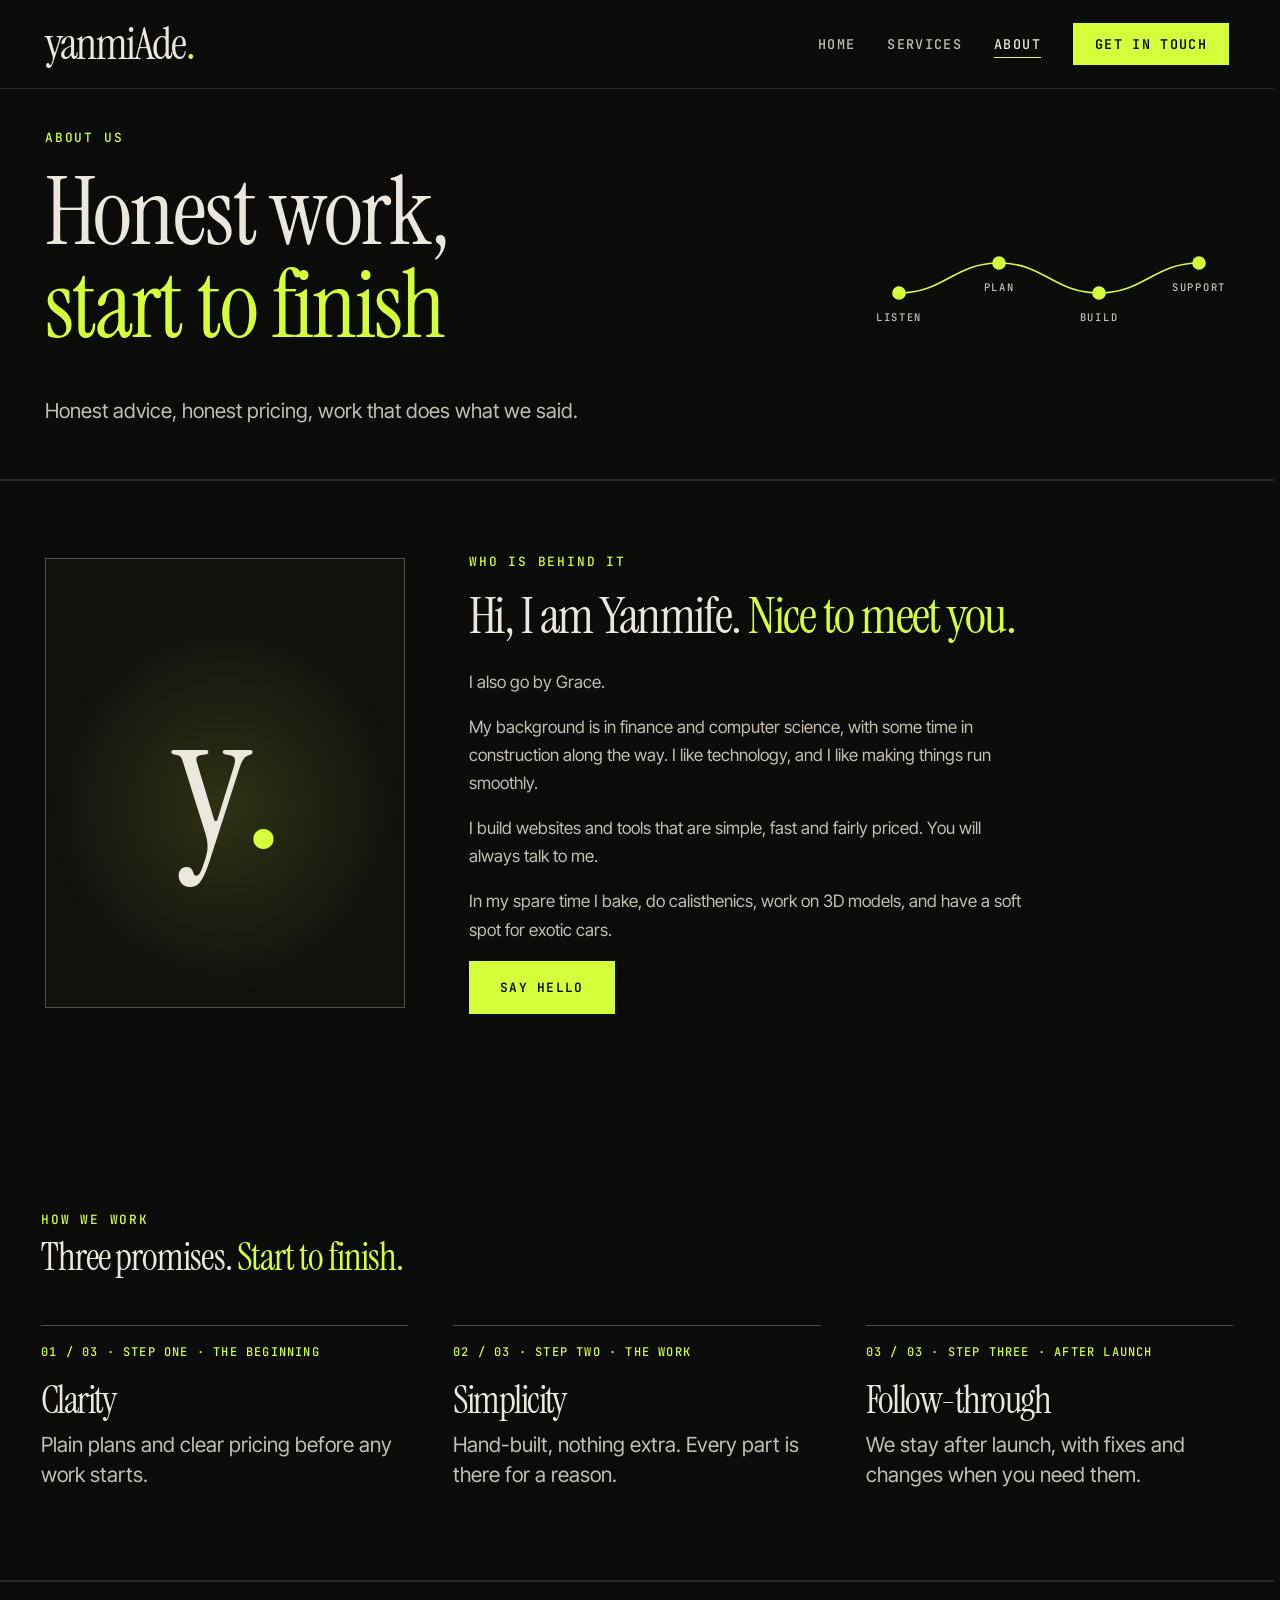
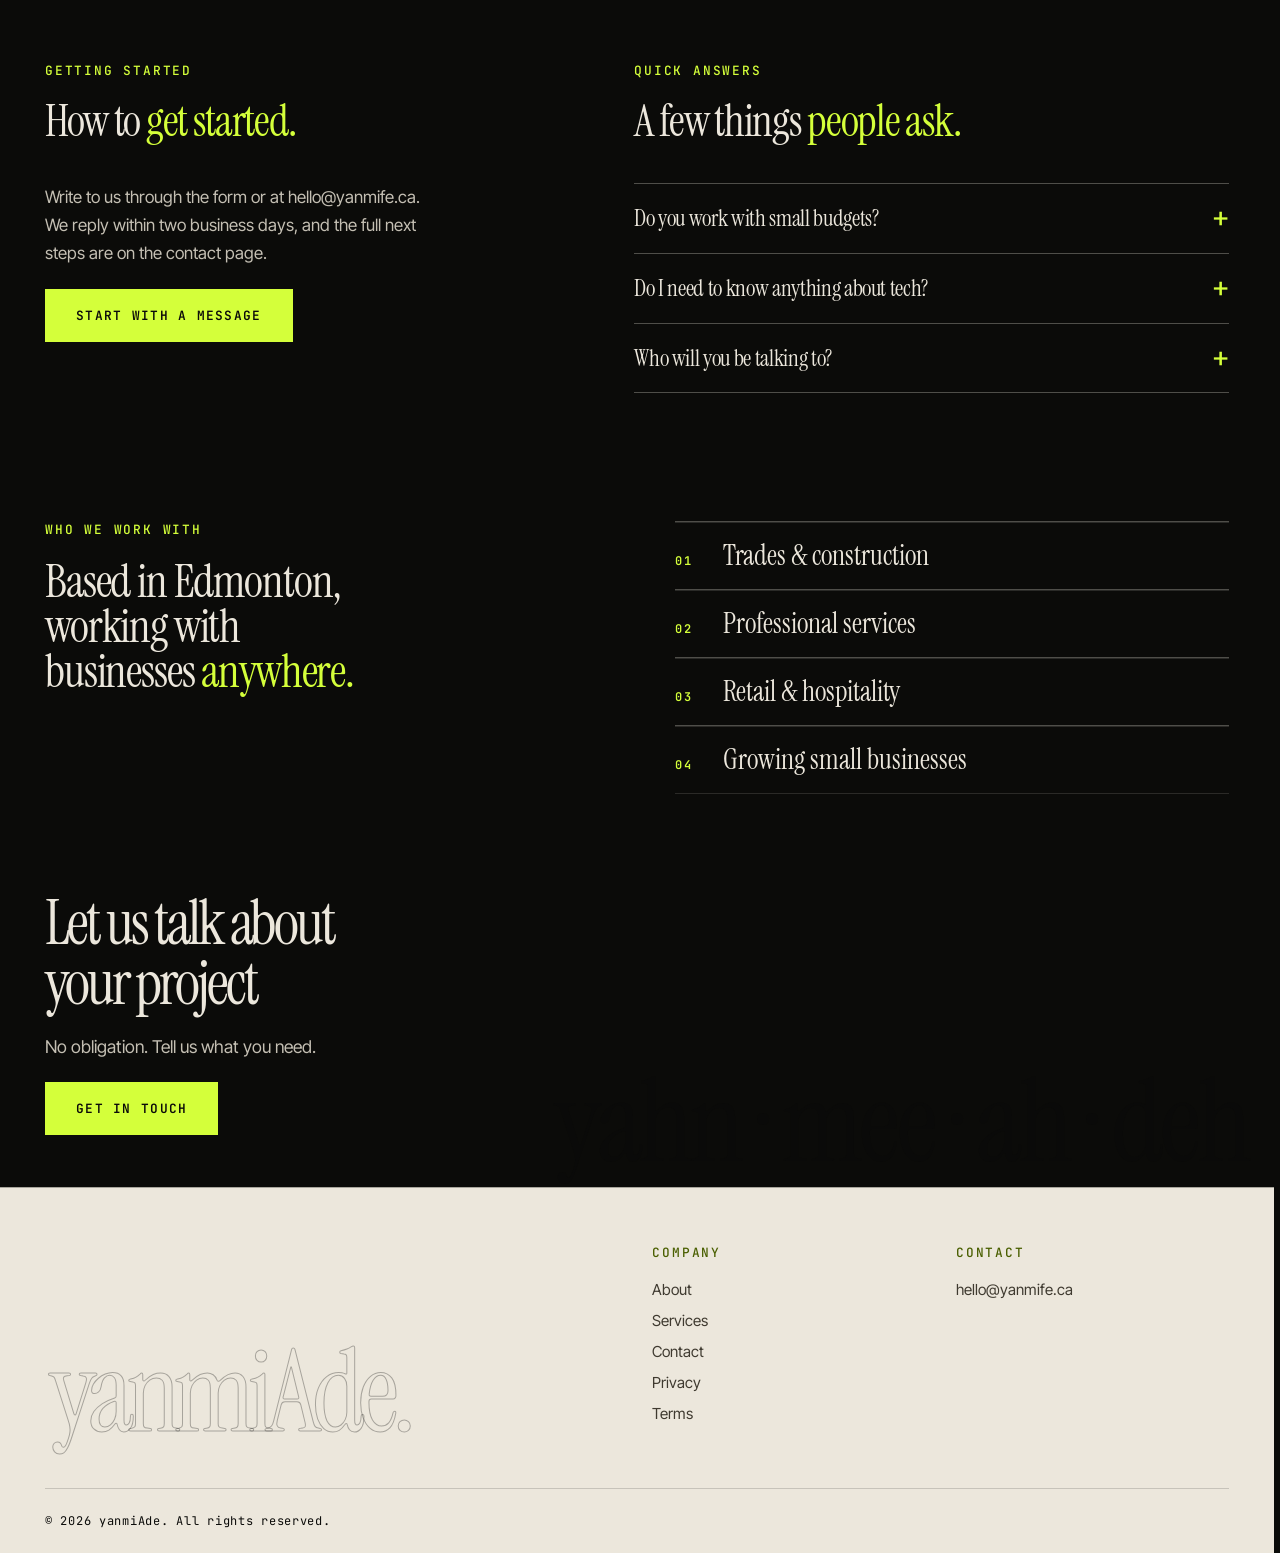
<file: about.html>
<!doctype html>
<html lang="en">
<head>
<meta charset="utf-8">
<script>try{if(sessionStorage.getItem('wipe')){document.documentElement.classList.add('wiping')}}catch(e){}</script>
<meta name="viewport" content="width=device-width,initial-scale=1,viewport-fit=cover">
<title>About | yanmiAde</title>
<meta name="description" content="Who we are, how we work and who we help. Based in Edmonton, Alberta.">
<link rel="preload" href="assets/fonts/instrumentserif-400-normal-latin.woff2" as="font" type="font/woff2" crossorigin>
<link rel="preload" href="assets/fonts/intertight-400-normal-latin.woff2" as="font" type="font/woff2" crossorigin>
<link rel="stylesheet" href="assets/fonts.css">
<meta name="apple-mobile-web-app-capable" content="yes">
<meta name="apple-mobile-web-app-status-bar-style" content="black-translucent">
<!-- seo -->
<link rel="canonical" href="https://yanmife.ca/about.html">
<meta property="og:type" content="website">
<meta property="og:site_name" content="yanmiAde">
<meta property="og:title" content="About | yanmiAde">
<meta property="og:description" content="Who we are, how we work and who we help. Based in Edmonton, Alberta.">
<meta property="og:url" content="https://yanmife.ca/about.html">
<meta property="og:image" content="https://yanmife.ca/assets/og-image.png">
<meta property="og:image:width" content="1200">
<meta property="og:image:height" content="630">
<meta name="twitter:card" content="summary_large_image">
<meta name="twitter:title" content="About | yanmiAde">
<meta name="twitter:description" content="Who we are, how we work and who we help. Based in Edmonton, Alberta.">
<meta name="twitter:image" content="https://yanmife.ca/assets/og-image.png">
<!-- /seo -->
<link rel="icon" type="image/svg+xml" href="assets/favicon.svg">
<link rel="apple-touch-icon" href="/assets/apple-touch-icon.png">
<meta name="theme-color" content="#0b0b09">
<link rel="stylesheet" href="assets/styles.css?v=675d90c2">
<link rel="stylesheet" href="assets/shared.css?v=cf12025d">
</head>
<body>
<a class="skip" href="#main">Skip to content</a>
<header class="site"><div class="wrap nav">
  <a class="logo" href="index.html"><span class="logo-mark">yanmiAde<span>.</span></span></a>
  <button class="burger" aria-label="Menu" aria-expanded="false" aria-controls="menu">Menu</button>
  <nav class="menu" id="menu">
    <a href="index.html">Home</a>
    <a href="services.html">Services</a>
    <a href="about.html" aria-current="page">About</a>
    <a class="cta" href="contact.html">Get in touch</a>
  </nav>
</div></header>

<main id="main">
<section class="page-hero"><div class="wrap">
    <div class="art art-path" aria-hidden="true"><svg viewBox="0 0 360 160">
    <path class="route" pathLength="1" d="M30 95C75 95 85 65 130 65C175 65 185 95 230 95C275 95 285 65 330 65"/>
    <circle class="rg" style="--p:0.40s" cx="30" cy="95" r="12"/><circle class="nd" style="--p:0.40s" cx="30" cy="95" r="6"/><text class="lb" style="--p:0.40s" x="30" y="123" text-anchor="middle">LISTEN</text><circle class="rg" style="--p:1.27s" cx="130" cy="65" r="12"/><circle class="nd" style="--p:1.27s" cx="130" cy="65" r="6"/><text class="lb" style="--p:1.27s" x="130" y="93" text-anchor="middle">PLAN</text><circle class="rg" style="--p:2.13s" cx="230" cy="95" r="12"/><circle class="nd" style="--p:2.13s" cx="230" cy="95" r="6"/><text class="lb" style="--p:2.13s" x="230" y="123" text-anchor="middle">BUILD</text><circle class="rg" style="--p:3.00s" cx="330" cy="65" r="12"/><circle class="nd" style="--p:3.00s" cx="330" cy="65" r="6"/><text class="lb" style="--p:3.00s" x="330" y="93" text-anchor="middle">SUPPORT</text>
    <circle class="trav" r="5" style="offset-path:path('M30 95C75 95 85 65 130 65C175 65 185 95 230 95C275 95 285 65 330 65')"/>
  </svg></div>
  <p class="eyebrow">About us</p>
  <h1>Honest work, <em>start to finish</em></h1>
  <p class="lead">Honest advice, honest pricing, work that does what we said.</p>
</div></section>

<section class="a-me"><div class="wrap a-me-grid">
  <figure class="a-me-photo" aria-label="Photo of the founder">
    <!-- To use your photo: save it as assets/me.jpg (about 900px wide), then replace this span with: <img src="assets/me.jpg" alt="Yanmife, founder of yanmiAde" width="900" height="1000" loading="lazy"> -->
    <span class="a-me-ph" aria-hidden="true">y<i>.</i></span>
  </figure>
  <div class="a-me-text">
    <p class="eyebrow">Who is behind it</p>
    <h2>Hi, I am Yanmife. <em>Nice to meet you.</em></h2>
    <p class="a-name">I also go by Grace.</p>
    <p>My background is in finance and computer science, with some time in construction along the way. I like technology, and I like making things run smoothly.</p>
    <p>I build websites and tools that are simple, fast and fairly priced. You will always talk to me.</p>
    <p>In my spare time I bake, do calisthenics, work on 3D models, and have a soft spot for exotic cars.</p>
    <a class="btn" href="contact.html">Say hello</a>
  </div>
</div></section>

<section class="a-story" data-step="0" aria-label="How we work">
  <div class="a-pane">
    <div class="a-intro"><p class="eyebrow">How we work</p><h2>Three promises. <em>Start to finish.</em></h2></div>
    <div class="a-steps">
      <svg class="a-wsvg" viewBox="0 0 900 420" aria-hidden="true"><defs><radialGradient id="awg"><stop offset="0" stop-color="#d4ff3a" stop-opacity=".13"/><stop offset="1" stop-color="#d4ff3a" stop-opacity="0"/></radialGradient></defs><ellipse cx="450" cy="230" rx="470" ry="280" fill="url(#awg)"/><g><text class="ol o1" x="8" y="280">yahn</text><text class="ol o2" x="390" y="280">mee</text><text class="ol o3" x="716" y="280">feh</text></g><text class="fl f1" x="8" y="280">yahn</text><text class="fl f2" x="390" y="280">mee</text><text class="fl f3" x="716" y="280">feh</text><circle class="adot" cx="351" cy="234" r="11"/><circle class="adot" cx="678" cy="234" r="11"/></svg>
      <article class="a-step"><div class="a-t"><p class="a-k">01 / 03 &middot; Step one &middot; The beginning</p><h2>Clarity</h2><p>Plain plans and clear pricing before any work starts.</p></div></article>
      <article class="a-step"><div class="a-t"><p class="a-k">02 / 03 &middot; Step two &middot; The work</p><h2>Simplicity</h2><p>Hand-built, nothing extra. Every part is there for a reason.</p></div></article>
      <article class="a-step"><div class="a-t"><p class="a-k">03 / 03 &middot; Step three &middot; After launch</p><h2>Follow-through</h2><p>We stay after launch, with fixes and changes when you need them.</p></div></article>
    </div>
    
    <div class="a-prog" aria-hidden="true"><i></i><i></i><i></i></div>
  </div>
</section>







<section class="a-duo"><div class="wrap a-duo-grid">
  <div class="a-next">
    <p class="eyebrow">Getting started</p>
    <h2>How to <em>get started.</em></h2>
    <p class="a-next-p">Write to us through the form or at hello@yanmife.ca. We reply within two business days, and the full next steps are on the contact page.</p>
    <a class="btn" href="contact.html">Start with a message</a>
  </div>
  <div class="a-faq">
    <p class="eyebrow">Quick answers</p>
    <h2>A few things <em>people ask.</em></h2>
    <div class="a-faq-list">
      <details><summary>Do you work with small budgets?</summary><p>Yes. Small businesses are who we build for. Tell us your budget up front and we will suggest the simplest thing that works, or say honestly if it will not stretch that far.</p></details>
      <details><summary>Do I need to know anything about tech?</summary><p>No. We explain everything in plain words and handle the technical parts.</p></details>
      <details><summary>Who will you be talking to?</summary><p>Us. Every message, call and update comes from our team, never a sales rep.</p></details>
    </div>
  </div>
</div></section>

<section class="tight"><div class="wrap">
  <div class="a-top">
    <div class="a-who-l">
      <p class="eyebrow">Who we work with</p>
      <h2>Based in Edmonton, working with businesses <em>anywhere.</em></h2>
    </div>
    <ul class="a-list a-who">
      <li><span>01</span>Trades &amp; construction</li>
      <li><span>02</span>Professional services</li>
      <li><span>03</span>Retail &amp; hospitality</li>
      <li><span>04</span>Growing small businesses</li>
    </ul>
  </div>
</div></section>

<section class="band tight"><div class="wrap">
  <h2>Let us talk about your project</h2>
  <p>No obligation. Tell us what you need.</p>
  <a class="btn" href="contact.html">Get in touch</a>
</div></section>
</main>

<footer class="site"><div class="wrap">
  <div class="fgrid">
    <div><h4>Company</h4><ul><li><a href="about.html">About</a></li><li><a href="services.html">Services</a></li><li><a href="contact.html">Contact</a></li><li><a href="privacy.html">Privacy</a></li><li><a href="terms.html">Terms</a></li></ul></div>
    <div><h4>Contact</h4><ul><li><a href="mailto:hello@yanmife.ca">hello@yanmife.ca</a></li></ul></div>
  </div>
  <div class="wordmark" aria-hidden="true">yanmiAde.</div>
  <div class="copy">© 2026 yanmiAde. All rights reserved.</div>
</div></footer>
<!-- Cookie-free analytics: in Cloudflare, add this site under Web Analytics, copy the token, then uncomment and paste it here on every page.
<script defer src="https://static.cloudflareinsights.com/beacon.min.js" data-cf-beacon='{"token": "PASTE_TOKEN_HERE"}'></script>
-->
<script src="assets/site.js?v=8b00ea74"></script>
</body>
</html>
</file>
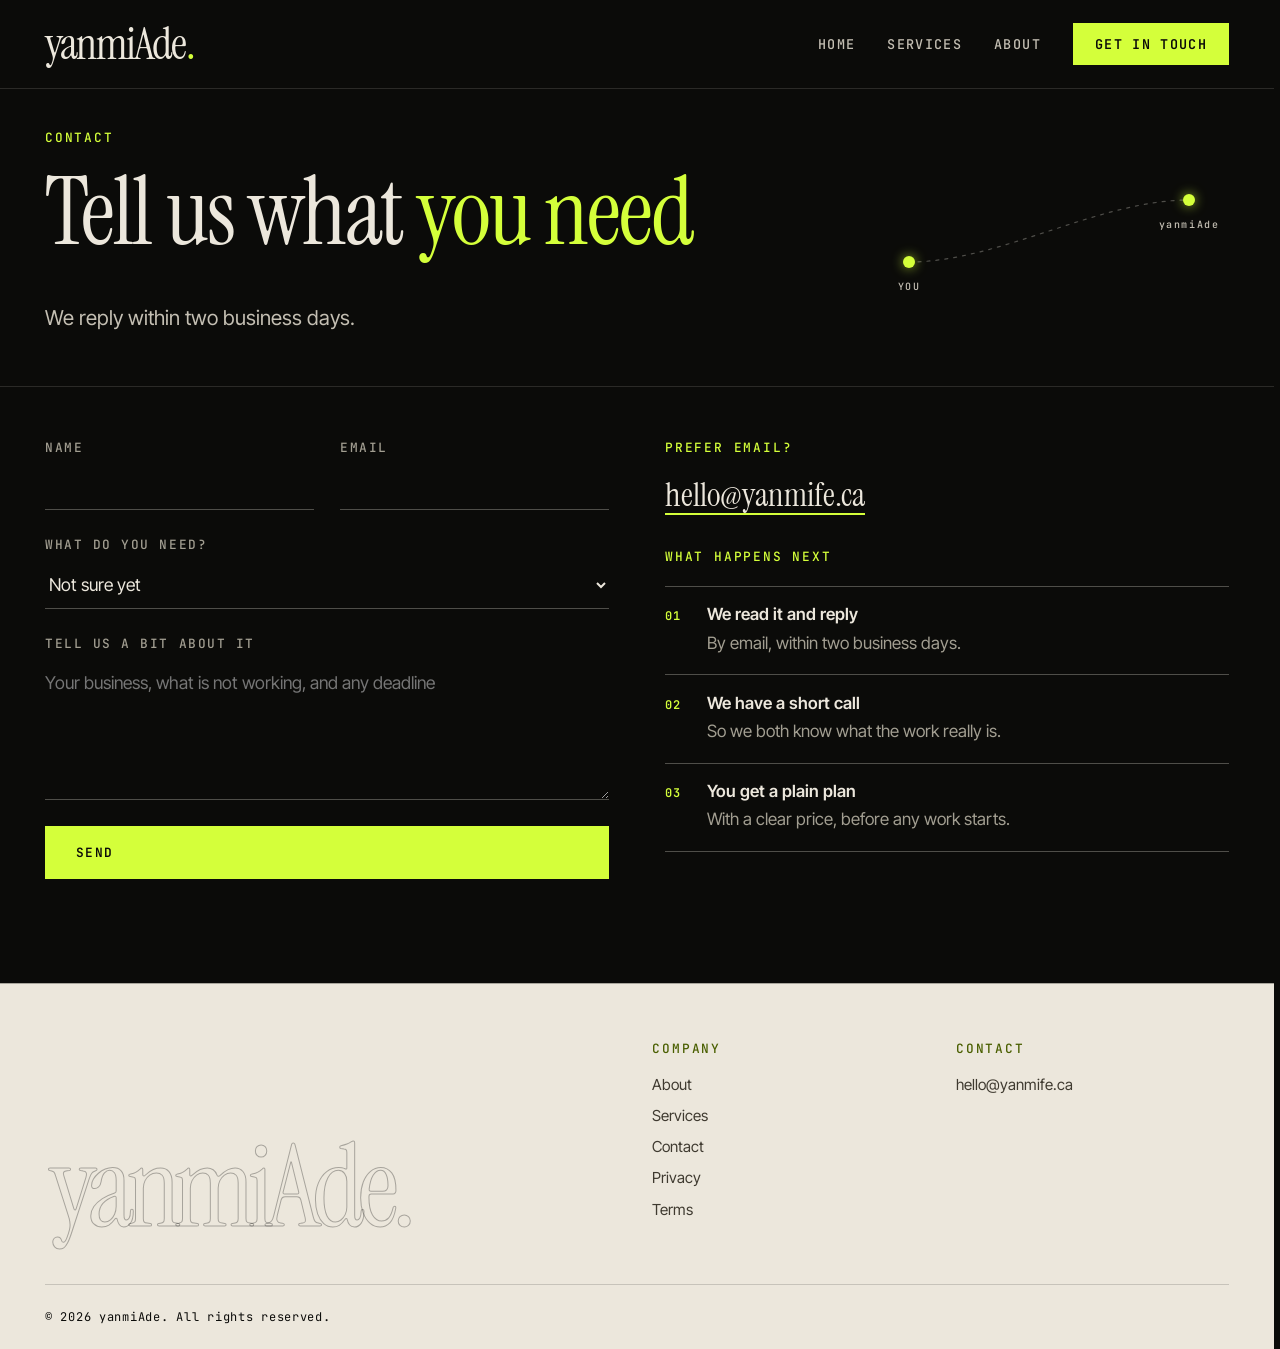
<file: contact.html>
<!doctype html>
<html lang="en">
<head>
<meta charset="utf-8">
<script>try{if(sessionStorage.getItem('wipe')){document.documentElement.classList.add('wiping')}}catch(e){}</script>
<meta name="viewport" content="width=device-width,initial-scale=1,viewport-fit=cover">
<title>Contact | yanmiAde</title>
<meta name="description" content="Tell yanmiAde what you need: a website, SEO, tools and automation, data, or a care plan. We reply within two business days.">
<link rel="preload" href="assets/fonts/instrumentserif-400-normal-latin.woff2" as="font" type="font/woff2" crossorigin>
<link rel="preload" href="assets/fonts/intertight-400-normal-latin.woff2" as="font" type="font/woff2" crossorigin>
<link rel="stylesheet" href="assets/fonts.css">
<meta name="apple-mobile-web-app-capable" content="yes">
<meta name="apple-mobile-web-app-status-bar-style" content="black-translucent">
<!-- seo -->
<link rel="canonical" href="https://yanmife.ca/contact.html">
<meta property="og:type" content="website">
<meta property="og:site_name" content="yanmiAde">
<meta property="og:title" content="Contact | yanmiAde">
<meta property="og:description" content="Tell yanmiAde what you need: a website, SEO, tools and automation, data, or a care plan. We reply within two business days.">
<meta property="og:url" content="https://yanmife.ca/contact.html">
<meta property="og:image" content="https://yanmife.ca/assets/og-image.png">
<meta property="og:image:width" content="1200">
<meta property="og:image:height" content="630">
<meta name="twitter:card" content="summary_large_image">
<meta name="twitter:title" content="Contact | yanmiAde">
<meta name="twitter:description" content="Tell yanmiAde what you need: a website, SEO, tools and automation, data, or a care plan. We reply within two business days.">
<meta name="twitter:image" content="https://yanmife.ca/assets/og-image.png">
<!-- /seo -->
<link rel="icon" type="image/svg+xml" href="assets/favicon.svg">
<link rel="apple-touch-icon" href="/assets/apple-touch-icon.png">
<meta name="theme-color" content="#0b0b09">
<link rel="stylesheet" href="assets/styles.css?v=675d90c2">
<link rel="stylesheet" href="assets/shared.css?v=cf12025d">
</head>
<body>
<a class="skip" href="#main">Skip to content</a>
<header class="site"><div class="wrap nav">
  <a class="logo" href="index.html"><span class="logo-mark">yanmiAde<span>.</span></span></a>
  <button class="burger" aria-label="Menu" aria-expanded="false" aria-controls="menu">Menu</button>
  <nav class="menu" id="menu">
    <a href="index.html">Home</a>
    <a href="services.html">Services</a>
    <a href="about.html">About</a>
    <a class="cta" href="contact.html" aria-current="page">Get in touch</a>
  </nav>
</div></header>

<main id="main">
<section class="page-hero"><div class="wrap">
    <div class="art art-sig" aria-hidden="true"><svg viewBox="0 0 360 170"><path class="wire" d="M40 116C130 116 230 54 320 54"/><circle class="rg r1" cx="320" cy="54" r="10"/><circle class="rg r2" cx="40" cy="116" r="10"/><circle class="nd" cx="40" cy="116" r="6"/><circle class="nd" cx="320" cy="54" r="6"/><text class="lb" x="40" y="144" text-anchor="middle">YOU</text><text class="lb" x="320" y="82" text-anchor="middle">yanmiAde</text><circle class="pk out" r="4.5" style="offset-path:path('M40 116C130 116 230 54 320 54')"/><circle class="pk back" r="4.5" style="offset-path:path('M320 54C230 54 130 116 40 116')"/><text class="tag t1" x="150" y="62" text-anchor="middle">MESSAGE</text><text class="tag t2" x="210" y="128" text-anchor="middle">REPLY WITHIN 2 BUSINESS DAYS</text></svg></div>
  <p class="eyebrow">Contact</p>
  <h1>Tell us what <em>you need</em></h1>
  <p class="lead">We reply within two business days.</p>
</div></section>

<section><div class="wrap grid g2">
  <form class="contact" id="contact-form" novalidate>
    <input type="hidden" name="access_key" value="YOUR_WEB3FORMS_ACCESS_KEY">
    <input type="hidden" name="from_name" value="">
    <input type="hidden" name="subject" value="New enquiry from yanmife website">
    <input class="hp" type="text" name="website" tabindex="-1" autocomplete="off" aria-hidden="true">
    <div class="row2">
      <label>Name<input name="name" required autocomplete="name"></label>
      <label>Email<input type="email" name="email" required autocomplete="email"></label>
    </div>
    <label>What do you need?
      <select name="service">
        <option>Websites</option>
        <option>Online store</option>
        <option>Brand &amp; logo design</option>
        <option>Get found (SEO, content, social media)</option>
        <option>Tools &amp; automation</option>
        <option>Data &amp; analytics</option>
        <option>Care plans (hosting, maintenance)</option>
        <option selected>Not sure yet</option>
      </select>
    </label>
    <label>Tell us a bit about it<textarea name="message" required placeholder="Your business, what is not working, and any deadline"></textarea></label>
    <button class="btn" type="submit">Send</button>
    <p id="form-status" role="status"></p>
  </form>
  <aside class="c-side">
    <p class="eyebrow">Prefer email?</p>
    <p class="c-mail"><a href="mailto:hello@yanmife.ca">hello@yanmife.ca</a></p>
    <p class="eyebrow" style="margin-top:2.2rem">What happens next</p>
    <ol class="c-steps">
      <li><span>01</span><div><b>We read it and reply</b><em>By email, within two business days.</em></div></li>
      <li><span>02</span><div><b>We have a short call</b><em>So we both know what the work really is.</em></div></li>
      <li><span>03</span><div><b>You get a plain plan</b><em>With a clear price, before any work starts.</em></div></li>
    </ol>
  </aside>
</div></section>
</main>

<footer class="site"><div class="wrap">
  <div class="fgrid">
    <div><h4>Company</h4><ul><li><a href="about.html">About</a></li><li><a href="services.html">Services</a></li><li><a href="contact.html">Contact</a></li><li><a href="privacy.html">Privacy</a></li><li><a href="terms.html">Terms</a></li></ul></div>
    <div><h4>Contact</h4><ul><li><a href="mailto:hello@yanmife.ca">hello@yanmife.ca</a></li></ul></div>
  </div>
  <div class="wordmark" aria-hidden="true">yanmiAde.</div>
  <div class="copy">© 2026 yanmiAde. All rights reserved.</div>
</div></footer>
<!-- Cookie-free analytics: in Cloudflare, add this site under Web Analytics, copy the token, then uncomment and paste it here on every page.
<script defer src="https://static.cloudflareinsights.com/beacon.min.js" data-cf-beacon='{"token": "PASTE_TOKEN_HERE"}'></script>
-->
<script src="assets/site.js?v=8b00ea74"></script>
</body>
</html>
</file>
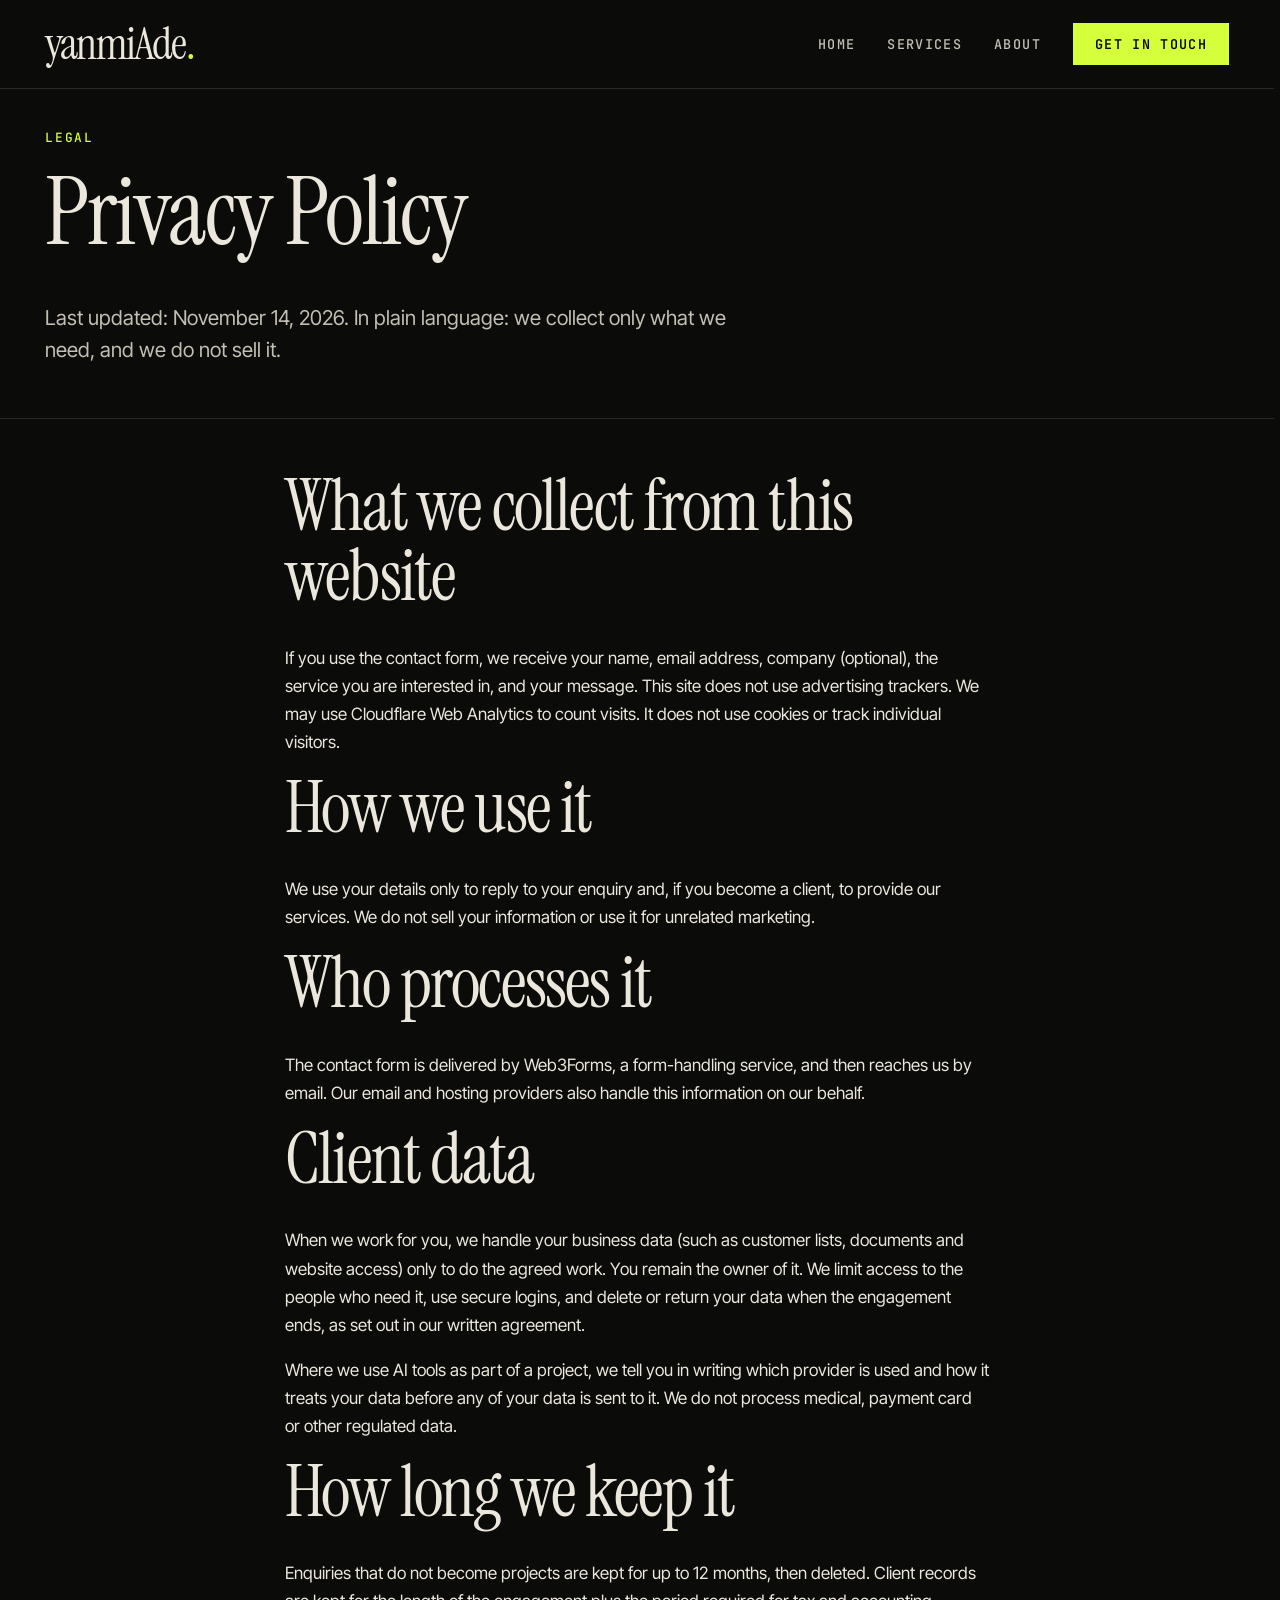
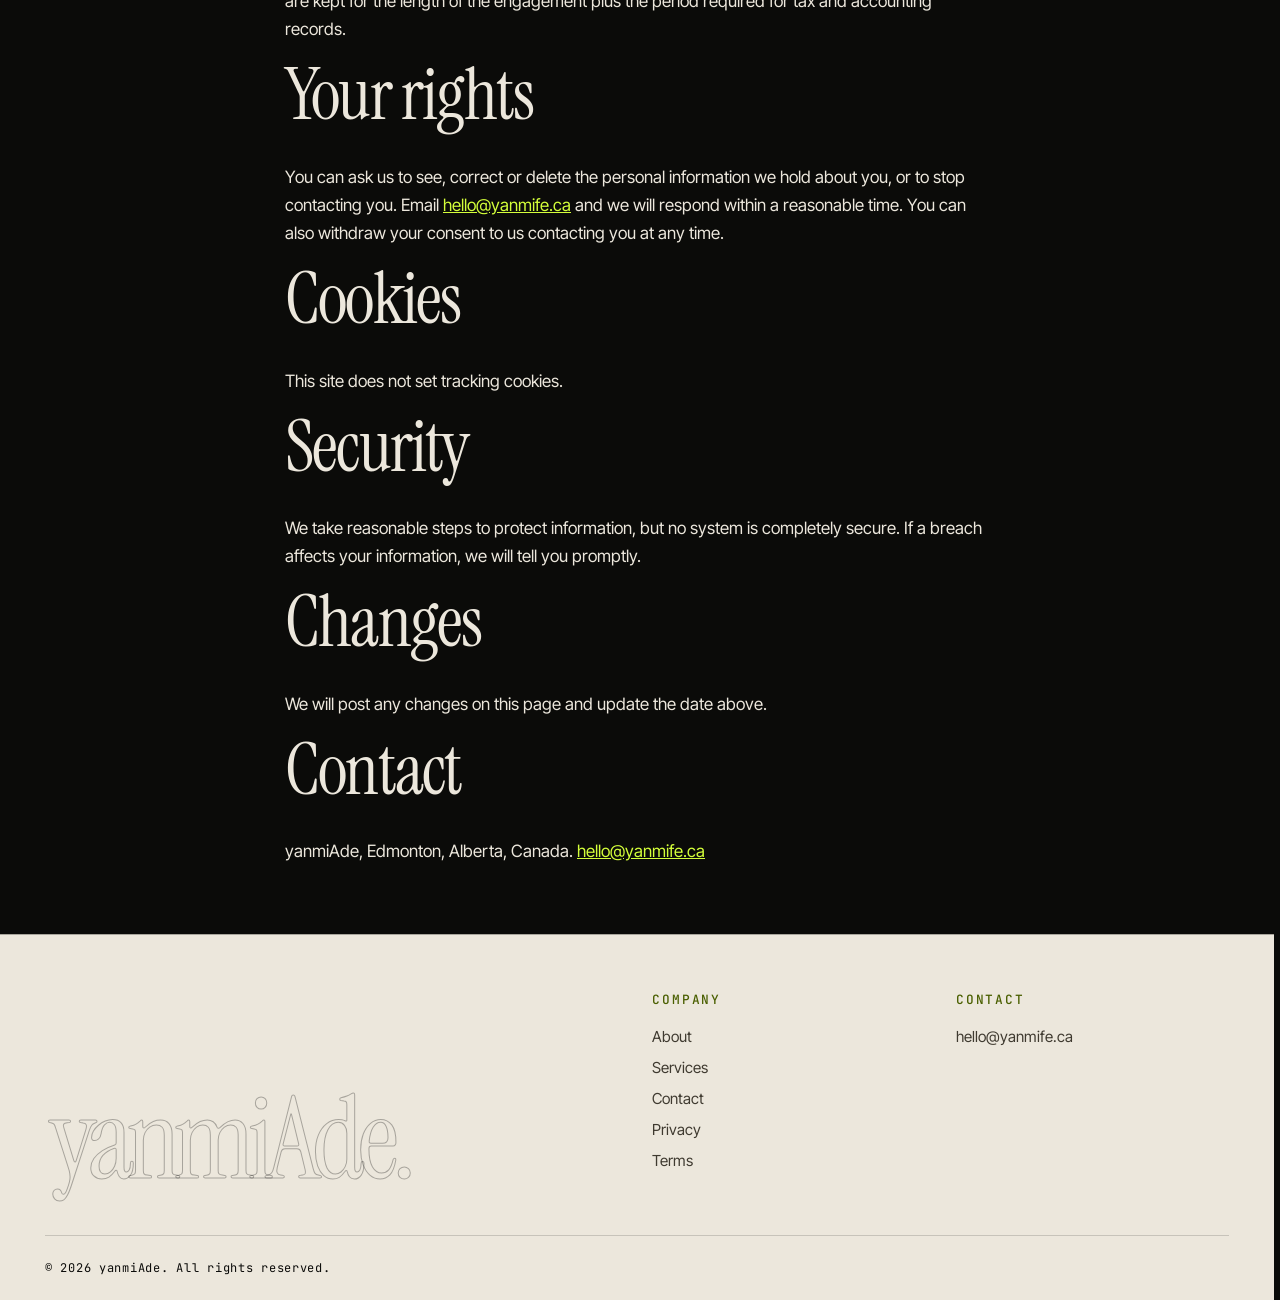
<file: privacy.html>
<!doctype html>
<html lang="en">
<head>
<meta charset="utf-8">
<script>try{if(sessionStorage.getItem('wipe')){document.documentElement.classList.add('wiping')}}catch(e){}</script>
<meta name="viewport" content="width=device-width,initial-scale=1,viewport-fit=cover">
<title>Privacy Policy | yanmiAde</title>
<meta name="description" content="How yanmiAde collects, uses and protects information from this website and from client work.">
<link rel="preload" href="assets/fonts/instrumentserif-400-normal-latin.woff2" as="font" type="font/woff2" crossorigin>
<link rel="preload" href="assets/fonts/intertight-400-normal-latin.woff2" as="font" type="font/woff2" crossorigin>
<link rel="stylesheet" href="assets/fonts.css">
<meta name="apple-mobile-web-app-capable" content="yes">
<meta name="apple-mobile-web-app-status-bar-style" content="black-translucent">
<!-- seo -->
<link rel="canonical" href="https://yanmife.ca/privacy.html">
<meta property="og:type" content="website">
<meta property="og:site_name" content="yanmiAde">
<meta property="og:title" content="Privacy | yanmiAde">
<meta property="og:description" content="How yanmiAde collects, uses and protects information from this website and from client work.">
<meta property="og:url" content="https://yanmife.ca/privacy.html">
<meta property="og:image" content="https://yanmife.ca/assets/og-image.png">
<meta property="og:image:width" content="1200">
<meta property="og:image:height" content="630">
<meta name="twitter:card" content="summary_large_image">
<meta name="twitter:title" content="Privacy | yanmiAde">
<meta name="twitter:description" content="How yanmiAde collects, uses and protects information from this website and from client work.">
<meta name="twitter:image" content="https://yanmife.ca/assets/og-image.png">
<!-- /seo -->
<link rel="icon" type="image/svg+xml" href="assets/favicon.svg">
<link rel="apple-touch-icon" href="/assets/apple-touch-icon.png">
<meta name="theme-color" content="#0b0b09">
<link rel="stylesheet" href="assets/styles.css?v=675d90c2">
<link rel="stylesheet" href="assets/shared.css?v=cf12025d">
</head>
<body>
<a class="skip" href="#main">Skip to content</a>
<header class="site"><div class="wrap nav">
  <a class="logo" href="index.html"><span class="logo-mark">yanmiAde<span>.</span></span></a>
  <button class="burger" aria-label="Menu" aria-expanded="false" aria-controls="menu">Menu</button>
  <nav class="menu" id="menu">
    <a href="index.html">Home</a>
    <a href="services.html">Services</a>
    <a href="about.html">About</a>
    <a class="cta" href="contact.html">Get in touch</a>
  </nav>
</div></header>

<main id="main">
<section class="page-hero"><div class="wrap">
  <p class="eyebrow">Legal</p>
  <h1>Privacy Policy</h1>
  <p class="lead">Last updated: November 14, 2026. In plain language: we collect only what we need, and we do not sell it.</p>
</div></section>

<section><div class="wrap" style="max-width:760px">
  <h2>What we collect from this website</h2>
  <p>If you use the contact form, we receive your name, email address, company (optional), the service you are interested in, and your message. This site does not use advertising trackers. We may use Cloudflare Web Analytics to count visits. It does not use cookies or track individual visitors.</p>

  <h2>How we use it</h2>
  <p>We use your details only to reply to your enquiry and, if you become a client, to provide our services. We do not sell your information or use it for unrelated marketing.</p>

  <h2>Who processes it</h2>
  <p>The contact form is delivered by Web3Forms, a form-handling service, and then reaches us by email. Our email and hosting providers also handle this information on our behalf.</p>

  <h2>Client data</h2>
  <p>When we work for you, we handle your business data (such as customer lists, documents and website access) only to do the agreed work. You remain the owner of it. We limit access to the people who need it, use secure logins, and delete or return your data when the engagement ends, as set out in our written agreement.</p>
  <p>Where we use AI tools as part of a project, we tell you in writing which provider is used and how it treats your data before any of your data is sent to it. We do not process medical, payment card or other regulated data.</p>

  <h2>How long we keep it</h2>
  <p>Enquiries that do not become projects are kept for up to 12 months, then deleted. Client records are kept for the length of the engagement plus the period required for tax and accounting records.</p>

  <h2>Your rights</h2>
  <p>You can ask us to see, correct or delete the personal information we hold about you, or to stop contacting you. Email <a href="mailto:hello@yanmife.ca">hello@yanmife.ca</a> and we will respond within a reasonable time. You can also withdraw your consent to us contacting you at any time.</p>

  <h2>Cookies</h2>
  <p>This site does not set tracking cookies.</p>

  <h2>Security</h2>
  <p>We take reasonable steps to protect information, but no system is completely secure. If a breach affects your information, we will tell you promptly.</p>

  <h2>Changes</h2>
  <p>We will post any changes on this page and update the date above.</p>

  <h2>Contact</h2>
  <p>yanmiAde, Edmonton, Alberta, Canada. <a href="mailto:hello@yanmife.ca">hello@yanmife.ca</a></p>
</div></section>
</main>

<footer class="site"><div class="wrap">
  <div class="fgrid">
    <div><h4>Company</h4><ul><li><a href="about.html">About</a></li><li><a href="services.html">Services</a></li><li><a href="contact.html">Contact</a></li><li><a href="privacy.html">Privacy</a></li><li><a href="terms.html">Terms</a></li></ul></div>
    <div><h4>Contact</h4><ul><li><a href="mailto:hello@yanmife.ca">hello@yanmife.ca</a></li></ul></div>
  </div>
  <div class="wordmark" aria-hidden="true">yanmiAde.</div>
  <div class="copy">© 2026 yanmiAde. All rights reserved.</div>
</div></footer>
<!-- Cookie-free analytics: in Cloudflare, add this site under Web Analytics, copy the token, then uncomment and paste it here on every page.
<script defer src="https://static.cloudflareinsights.com/beacon.min.js" data-cf-beacon='{"token": "PASTE_TOKEN_HERE"}'></script>
-->
<script src="assets/site.js?v=8b00ea74"></script>
</body>
</html>
</file>
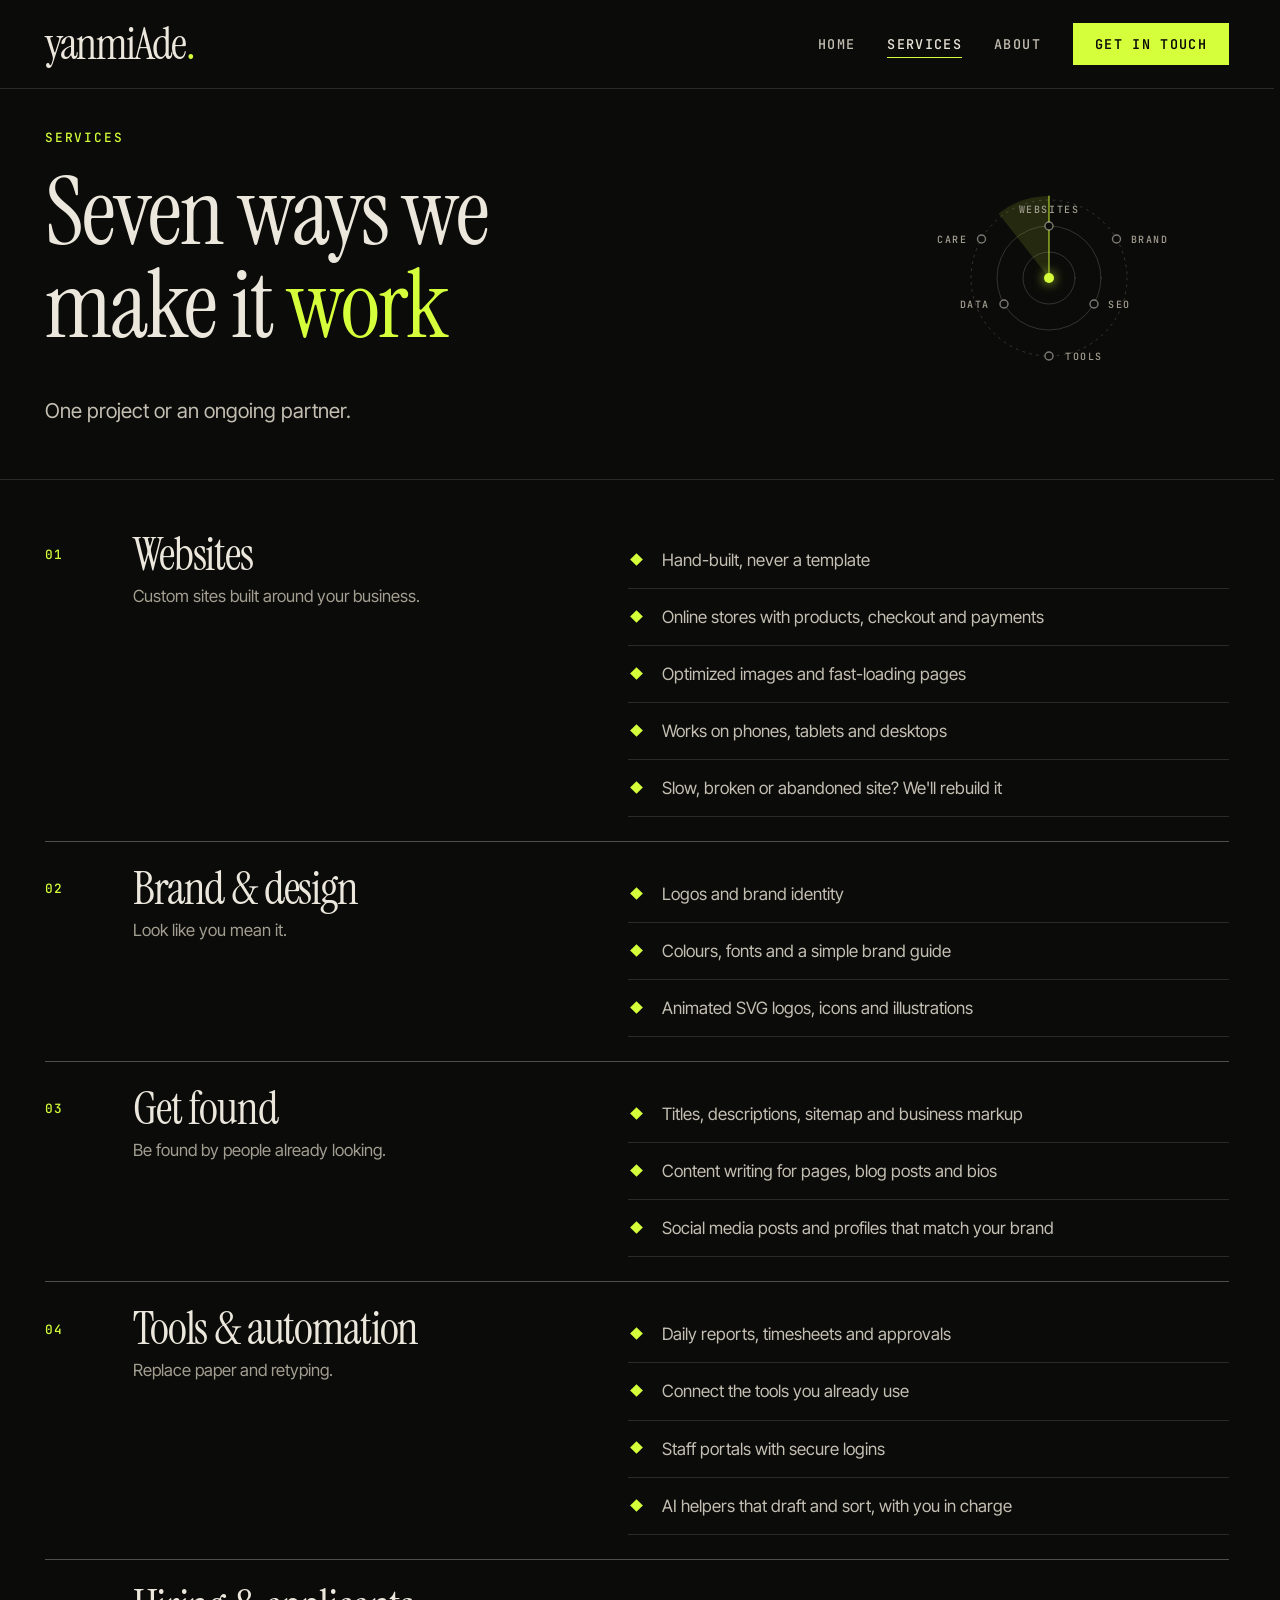
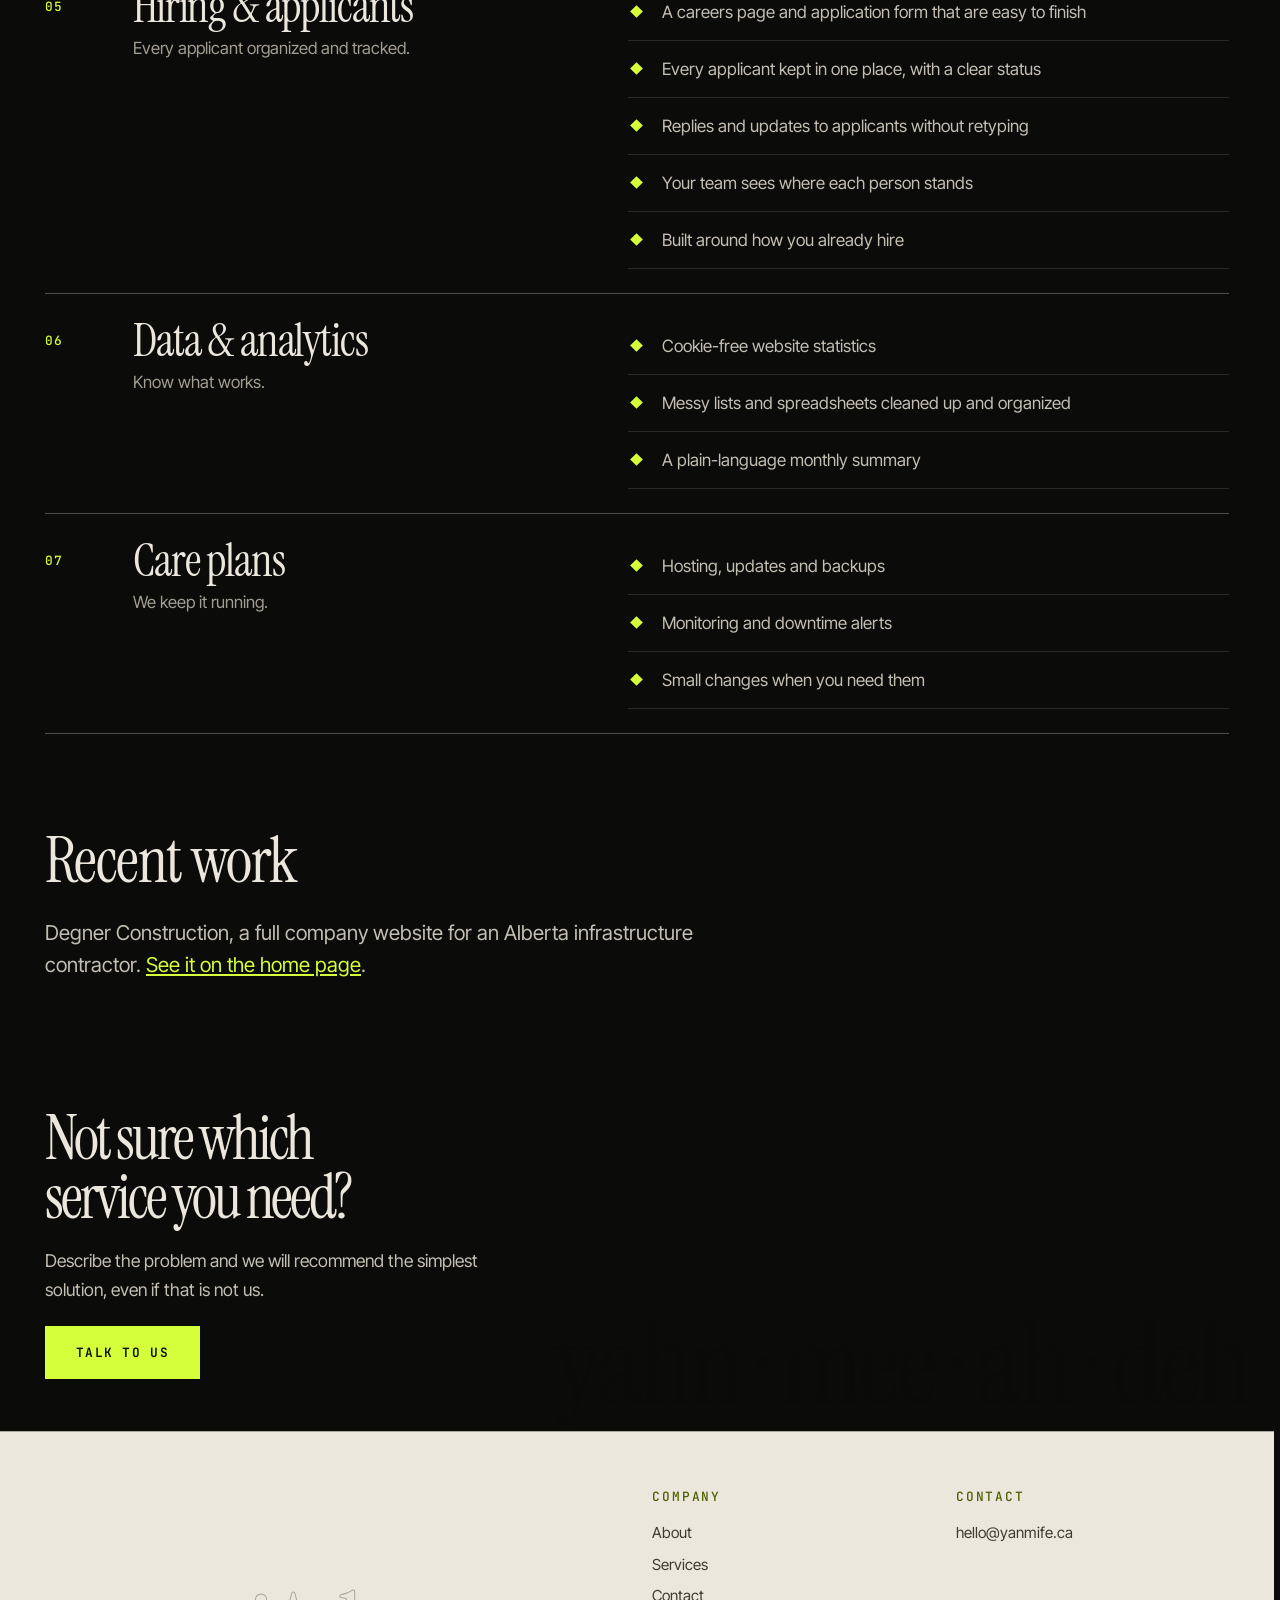
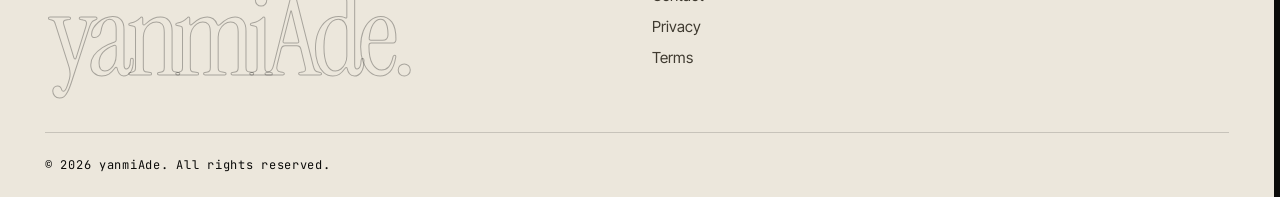
<file: services.html>
<!doctype html>
<html lang="en">
<head>
<meta charset="utf-8">
<script>try{if(sessionStorage.getItem('wipe')){document.documentElement.classList.add('wiping')}}catch(e){}</script>
<meta name="viewport" content="width=device-width,initial-scale=1,viewport-fit=cover">
<title>Services | yanmiAde</title>
<meta name="description" content="Websites and online stores, branding and logos, SEO, content and social media, automation and internal tools, analytics, and care plans from yanmiAde.">
<link rel="preload" href="assets/fonts/instrumentserif-400-normal-latin.woff2" as="font" type="font/woff2" crossorigin>
<link rel="preload" href="assets/fonts/intertight-400-normal-latin.woff2" as="font" type="font/woff2" crossorigin>
<link rel="stylesheet" href="assets/fonts.css">
<meta name="apple-mobile-web-app-capable" content="yes">
<meta name="apple-mobile-web-app-status-bar-style" content="black-translucent">
<!-- seo -->
<link rel="canonical" href="https://yanmife.ca/services.html">
<meta property="og:type" content="website">
<meta property="og:site_name" content="yanmiAde">
<meta property="og:title" content="Services | yanmiAde">
<meta property="og:description" content="Websites and online stores, branding and logos, SEO, content and social media, automation and internal tools, analytics, and care plans from yanmiAde.">
<meta property="og:url" content="https://yanmife.ca/services.html">
<meta property="og:image" content="https://yanmife.ca/assets/og-image.png">
<meta property="og:image:width" content="1200">
<meta property="og:image:height" content="630">
<meta name="twitter:card" content="summary_large_image">
<meta name="twitter:title" content="Services | yanmiAde">
<meta name="twitter:description" content="Websites and online stores, branding and logos, SEO, content and social media, automation and internal tools, analytics, and care plans from yanmiAde.">
<meta name="twitter:image" content="https://yanmife.ca/assets/og-image.png">
<!-- /seo -->
<link rel="icon" type="image/svg+xml" href="assets/favicon.svg">
<link rel="apple-touch-icon" href="/assets/apple-touch-icon.png">
<meta name="theme-color" content="#0b0b09">
<link rel="stylesheet" href="assets/styles.css?v=675d90c2">
<link rel="stylesheet" href="assets/shared.css?v=cf12025d">
</head>
<body>
<a class="skip" href="#main">Skip to content</a>
<header class="site"><div class="wrap nav">
  <a class="logo" href="index.html"><span class="logo-mark">yanmiAde<span>.</span></span></a>
  <button class="burger" aria-label="Menu" aria-expanded="false" aria-controls="menu">Menu</button>
  <nav class="menu" id="menu">
    <a href="index.html">Home</a>
    <a href="services.html" aria-current="page">Services</a>
    <a href="about.html">About</a>
    <a class="cta" href="contact.html">Get in touch</a>
  </nav>
</div></header>

<main id="main">
<section class="page-hero"><div class="wrap">
    <div class="art art-radar" aria-hidden="true"><svg viewBox="0 0 360 170"><circle class="ring" cx="180" cy="85" r="26"/><circle class="ring" cx="180" cy="85" r="52"/><circle class="ring dash" cx="180" cy="85" r="78"/><g class="sweep"><path class="beam" d="M180 85L129.5 20.4A82 82 0 0 1 180.0 3.0Z"/><path class="arm" d="M180 85V3"/></g><g class="nd" style="--d:0.00s"><circle class="pr" cx="180.0" cy="33.0" r="9"/><circle class="dot" cx="180.0" cy="33.0" r="4"/><text x="180.0" y="20.0" text-anchor="middle">WEBSITES</text></g><g class="nd" style="--d:0.83s"><circle class="pr" cx="247.5" cy="46.0" r="9"/><circle class="dot" cx="247.5" cy="46.0" r="4"/><text x="261.5" y="49.5" text-anchor="start">BRAND</text></g><g class="nd" style="--d:1.67s"><circle class="pr" cx="225.0" cy="111.0" r="9"/><circle class="dot" cx="225.0" cy="111.0" r="4"/><text x="239.0" y="114.5" text-anchor="start">SEO</text></g><g class="nd" style="--d:2.50s"><circle class="pr" cx="180.0" cy="163.0" r="9"/><circle class="dot" cx="180.0" cy="163.0" r="4"/><text x="196.0" y="166.5" text-anchor="start">TOOLS</text></g><g class="nd" style="--d:3.33s"><circle class="pr" cx="135.0" cy="111.0" r="9"/><circle class="dot" cx="135.0" cy="111.0" r="4"/><text x="121.0" y="114.5" text-anchor="end">DATA</text></g><g class="nd" style="--d:4.17s"><circle class="pr" cx="112.5" cy="46.0" r="9"/><circle class="dot" cx="112.5" cy="46.0" r="4"/><text x="98.5" y="49.5" text-anchor="end">CARE</text></g><circle class="core" cx="180" cy="85" r="5"/></svg></div>
  <p class="eyebrow">Services</p>
  <h1>Seven ways we make it <em>work</em></h1>
  <p class="lead">One project or an ongoing partner.</p>
</div></section>

<section><div class="wrap">
  <article class="offer" id="web"><div class="o-head"><h2>Websites</h2><p class="lead">Custom sites built around your business.</p></div><ul class="checks"><li>Hand-built, never a template</li><li>Online stores with products, checkout and payments</li><li>Optimized images and fast-loading pages</li><li>Works on phones, tablets and desktops</li><li>Slow, broken or abandoned site? We'll rebuild it</li></ul></article>
  <article class="offer" id="brand"><div class="o-head"><h2>Brand &amp; design</h2><p class="lead">Look like you mean it.</p></div><ul class="checks"><li>Logos and brand identity</li><li>Colours, fonts and a simple brand guide</li><li>Animated SVG logos, icons and illustrations</li></ul></article>
  <article class="offer" id="found"><div class="o-head"><h2>Get found</h2><p class="lead">Be found by people already looking.</p></div><ul class="checks"><li>Titles, descriptions, sitemap and business markup</li><li>Content writing for pages, blog posts and bios</li><li>Social media posts and profiles that match your brand</li></ul></article>
  <article class="offer" id="tools"><div class="o-head"><h2>Tools &amp; automation</h2><p class="lead">Replace paper and retyping.</p></div><ul class="checks"><li>Daily reports, timesheets and approvals</li><li>Connect the tools you already use</li><li>Staff portals with secure logins</li><li>AI helpers that draft and sort, with you in charge</li></ul></article>
  <article class="offer" id="hiring"><div class="o-head"><h2>Hiring &amp; applicants</h2><p class="lead">Every applicant organized and tracked.</p></div><ul class="checks"><li>A careers page and application form that are easy to finish</li><li>Every applicant kept in one place, with a clear status</li><li>Replies and updates to applicants without retyping</li><li>Your team sees where each person stands</li><li>Built around how you already hire</li></ul></article>
  <article class="offer" id="data"><div class="o-head"><h2>Data &amp; analytics</h2><p class="lead">Know what works.</p></div><ul class="checks"><li>Cookie-free website statistics</li><li>Messy lists and spreadsheets cleaned up and organized</li><li>A plain-language monthly summary</li></ul></article>
  <article class="offer" id="care"><div class="o-head"><h2>Care plans</h2><p class="lead">We keep it running.</p></div><ul class="checks"><li>Hosting, updates and backups</li><li>Monitoring and downtime alerts</li><li>Small changes when you need them</li></ul></article>
</div></section>

<section class="tight" id="work"><div class="wrap">
  <h2 class="work-h">Recent work</h2>
  <p class="lead">Degner Construction, a full company website for an Alberta infrastructure contractor. <a href="index.html#show">See it on the home page</a>.</p>
</div></section>

<section class="band tight"><div class="wrap">
  <h2>Not sure which service you need?</h2>
  <p>Describe the problem and we will recommend the simplest solution, even if that is not us.</p>
  <a class="btn" href="contact.html">Talk to us</a>
</div></section>
</main>

<footer class="site"><div class="wrap">
  <div class="fgrid">
    <div><h4>Company</h4><ul><li><a href="about.html">About</a></li><li><a href="services.html">Services</a></li><li><a href="contact.html">Contact</a></li><li><a href="privacy.html">Privacy</a></li><li><a href="terms.html">Terms</a></li></ul></div>
    <div><h4>Contact</h4><ul><li><a href="mailto:hello@yanmife.ca">hello@yanmife.ca</a></li></ul></div>
  </div>
  <div class="wordmark" aria-hidden="true">yanmiAde.</div>
  <div class="copy">© 2026 yanmiAde. All rights reserved.</div>
</div></footer>
<!-- Cookie-free analytics: in Cloudflare, add this site under Web Analytics, copy the token, then uncomment and paste it here on every page.
<script defer src="https://static.cloudflareinsights.com/beacon.min.js" data-cf-beacon='{"token": "PASTE_TOKEN_HERE"}'></script>
-->
<script src="assets/site.js?v=8b00ea74"></script>
</body>
</html>
</file>
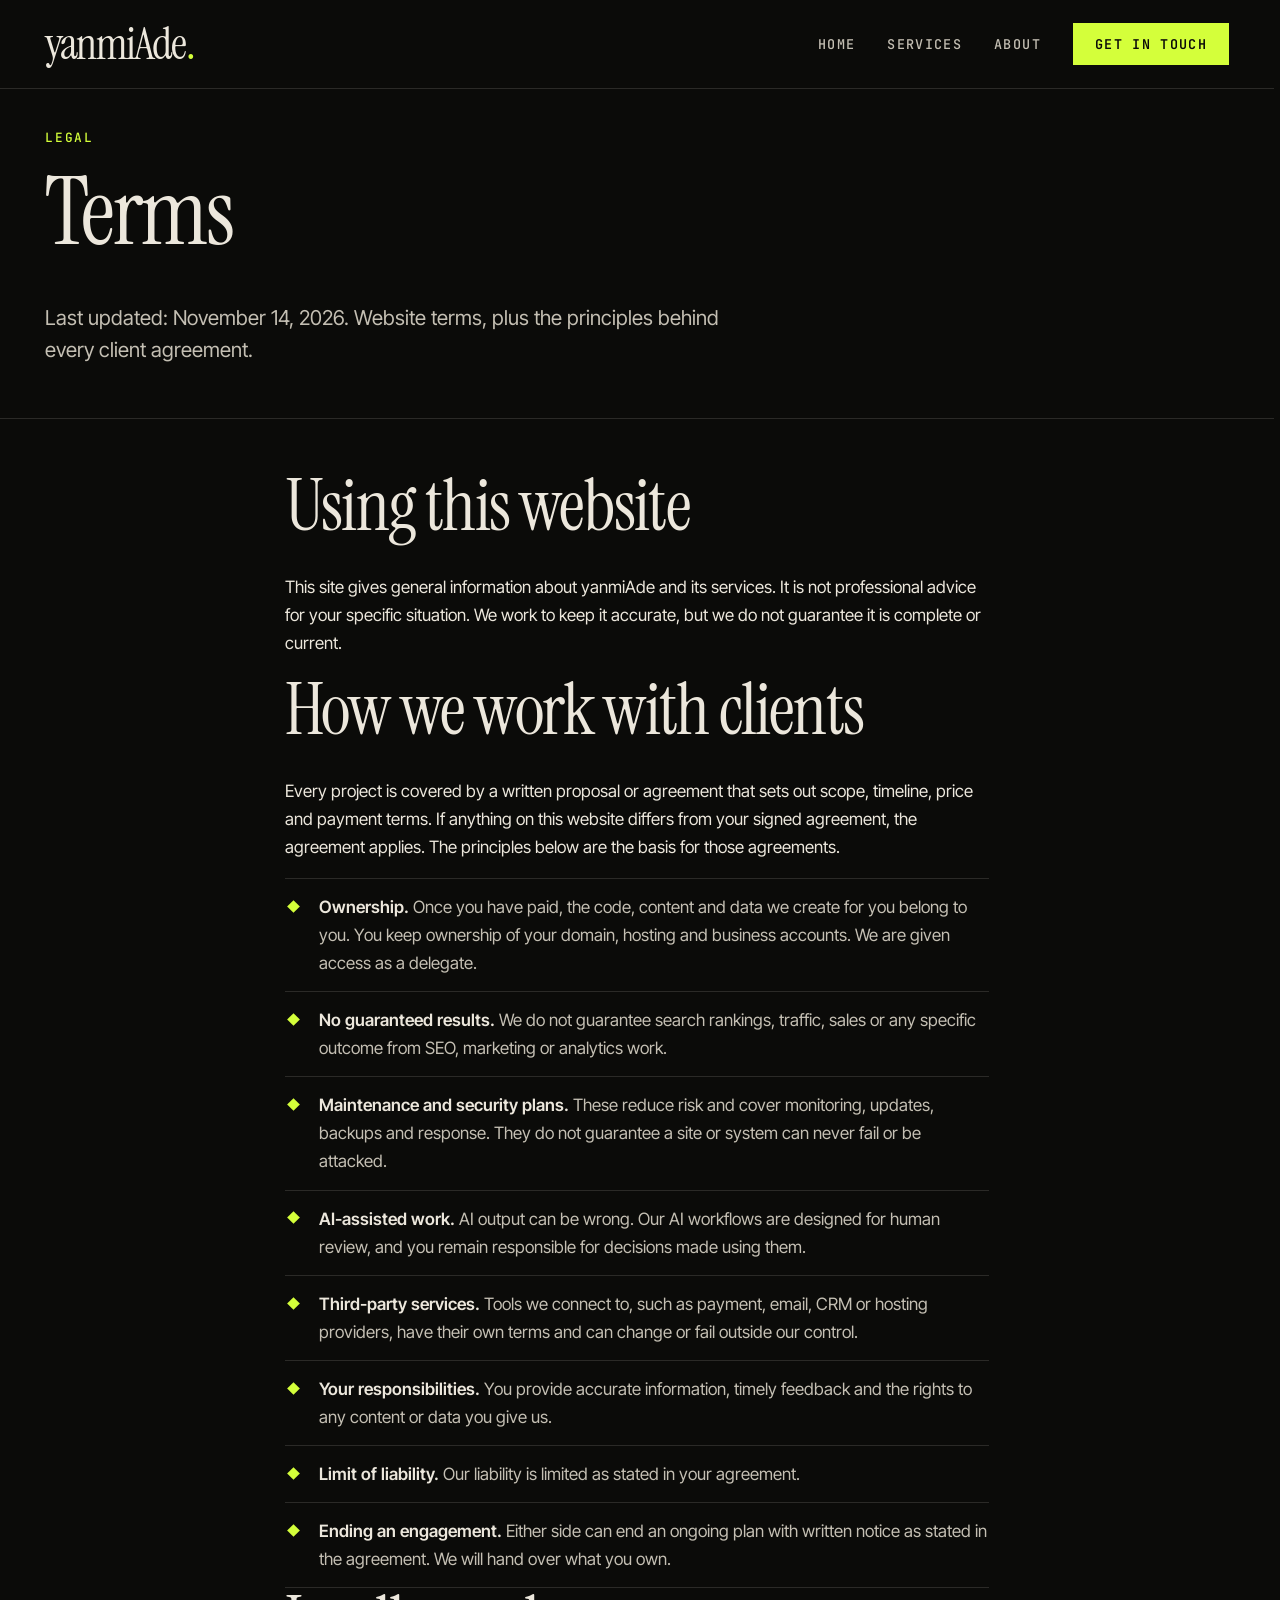
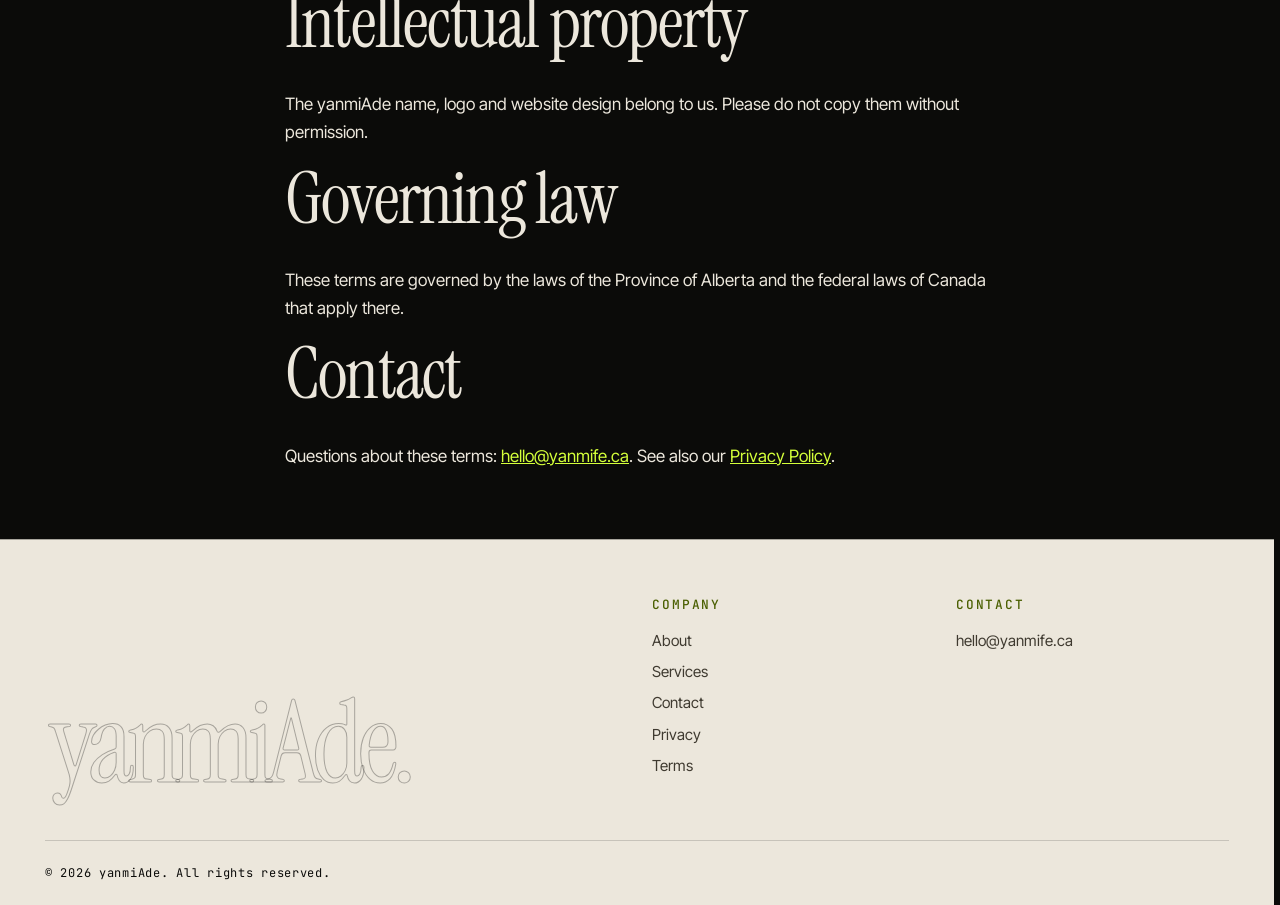
<file: terms.html>
<!doctype html>
<html lang="en">
<head>
<meta charset="utf-8">
<script>try{if(sessionStorage.getItem('wipe')){document.documentElement.classList.add('wiping')}}catch(e){}</script>
<meta name="viewport" content="width=device-width,initial-scale=1,viewport-fit=cover">
<title>Terms | yanmiAde</title>
<meta name="description" content="Terms for using the yanmiAde website and a summary of how we work with clients.">
<link rel="preload" href="assets/fonts/instrumentserif-400-normal-latin.woff2" as="font" type="font/woff2" crossorigin>
<link rel="preload" href="assets/fonts/intertight-400-normal-latin.woff2" as="font" type="font/woff2" crossorigin>
<link rel="stylesheet" href="assets/fonts.css">
<meta name="apple-mobile-web-app-capable" content="yes">
<meta name="apple-mobile-web-app-status-bar-style" content="black-translucent">
<!-- seo -->
<link rel="canonical" href="https://yanmife.ca/terms.html">
<meta property="og:type" content="website">
<meta property="og:site_name" content="yanmiAde">
<meta property="og:title" content="Terms | yanmiAde">
<meta property="og:description" content="Terms for using the yanmiAde website and a summary of how we work with clients.">
<meta property="og:url" content="https://yanmife.ca/terms.html">
<meta property="og:image" content="https://yanmife.ca/assets/og-image.png">
<meta property="og:image:width" content="1200">
<meta property="og:image:height" content="630">
<meta name="twitter:card" content="summary_large_image">
<meta name="twitter:title" content="Terms | yanmiAde">
<meta name="twitter:description" content="Terms for using the yanmiAde website and a summary of how we work with clients.">
<meta name="twitter:image" content="https://yanmife.ca/assets/og-image.png">
<!-- /seo -->
<link rel="icon" type="image/svg+xml" href="assets/favicon.svg">
<link rel="apple-touch-icon" href="/assets/apple-touch-icon.png">
<meta name="theme-color" content="#0b0b09">
<link rel="stylesheet" href="assets/styles.css?v=675d90c2">
<link rel="stylesheet" href="assets/shared.css?v=cf12025d">
</head>
<body>
<a class="skip" href="#main">Skip to content</a>
<header class="site"><div class="wrap nav">
  <a class="logo" href="index.html"><span class="logo-mark">yanmiAde<span>.</span></span></a>
  <button class="burger" aria-label="Menu" aria-expanded="false" aria-controls="menu">Menu</button>
  <nav class="menu" id="menu">
    <a href="index.html">Home</a>
    <a href="services.html">Services</a>
    <a href="about.html">About</a>
    <a class="cta" href="contact.html">Get in touch</a>
  </nav>
</div></header>

<main id="main">
<section class="page-hero"><div class="wrap">
  <p class="eyebrow">Legal</p>
  <h1>Terms</h1>
  <p class="lead">Last updated: November 14, 2026. Website terms, plus the principles behind every client agreement.</p>
</div></section>

<section><div class="wrap" style="max-width:760px">
  <h2>Using this website</h2>
  <p>This site gives general information about yanmiAde and its services. It is not professional advice for your specific situation. We work to keep it accurate, but we do not guarantee it is complete or current.</p>

  <h2>How we work with clients</h2>
  <p>Every project is covered by a written proposal or agreement that sets out scope, timeline, price and payment terms. If anything on this website differs from your signed agreement, the agreement applies. The principles below are the basis for those agreements.</p>
  <ul class="checks">
    <li><strong>Ownership.</strong> Once you have paid, the code, content and data we create for you belong to you. You keep ownership of your domain, hosting and business accounts. We are given access as a delegate.</li>
    <li><strong>No guaranteed results.</strong> We do not guarantee search rankings, traffic, sales or any specific outcome from SEO, marketing or analytics work.</li>
    <li><strong>Maintenance and security plans.</strong> These reduce risk and cover monitoring, updates, backups and response. They do not guarantee a site or system can never fail or be attacked.</li>
    <li><strong>AI-assisted work.</strong> AI output can be wrong. Our AI workflows are designed for human review, and you remain responsible for decisions made using them.</li>
    <li><strong>Third-party services.</strong> Tools we connect to, such as payment, email, CRM or hosting providers, have their own terms and can change or fail outside our control.</li>
    <li><strong>Your responsibilities.</strong> You provide accurate information, timely feedback and the rights to any content or data you give us.</li>
    <li><strong>Limit of liability.</strong> Our liability is limited as stated in your agreement.</li>
    <li><strong>Ending an engagement.</strong> Either side can end an ongoing plan with written notice as stated in the agreement. We will hand over what you own.</li>
  </ul>

  <h2>Intellectual property</h2>
  <p>The yanmiAde name, logo and website design belong to us. Please do not copy them without permission.</p>

  <h2>Governing law</h2>
  <p>These terms are governed by the laws of the Province of Alberta and the federal laws of Canada that apply there.</p>

  <h2>Contact</h2>
  <p>Questions about these terms: <a href="mailto:hello@yanmife.ca">hello@yanmife.ca</a>. See also our <a href="privacy.html">Privacy Policy</a>.</p>
</div></section>
</main>

<footer class="site"><div class="wrap">
  <div class="fgrid">
    <div><h4>Company</h4><ul><li><a href="about.html">About</a></li><li><a href="services.html">Services</a></li><li><a href="contact.html">Contact</a></li><li><a href="privacy.html">Privacy</a></li><li><a href="terms.html">Terms</a></li></ul></div>
    <div><h4>Contact</h4><ul><li><a href="mailto:hello@yanmife.ca">hello@yanmife.ca</a></li></ul></div>
  </div>
  <div class="wordmark" aria-hidden="true">yanmiAde.</div>
  <div class="copy">© 2026 yanmiAde. All rights reserved.</div>
</div></footer>
<!-- Cookie-free analytics: in Cloudflare, add this site under Web Analytics, copy the token, then uncomment and paste it here on every page.
<script defer src="https://static.cloudflareinsights.com/beacon.min.js" data-cf-beacon='{"token": "PASTE_TOKEN_HERE"}'></script>
-->
<script src="assets/site.js?v=8b00ea74"></script>
</body>
</html>
</file>
<file: assets/fonts.css>
/* latin */
@font-face {
  font-family: 'Instrument Serif';
  font-style: italic;
  font-weight: 400;
  font-display: swap;
  src: url(fonts/instrumentserif-400-italic-latin.woff2) format('woff2');
  unicode-range: U+0000-00FF, U+0131, U+0152-0153, U+02BB-02BC, U+02C6, U+02DA, U+02DC, U+0304, U+0308, U+0329, U+2000-206F, U+20AC, U+2122, U+2191, U+2193, U+2212, U+2215, U+FEFF, U+FFFD;
}
/* latin */
@font-face {
  font-family: 'Instrument Serif';
  font-style: normal;
  font-weight: 400;
  font-display: swap;
  src: url(fonts/instrumentserif-400-normal-latin.woff2) format('woff2');
  unicode-range: U+0000-00FF, U+0131, U+0152-0153, U+02BB-02BC, U+02C6, U+02DA, U+02DC, U+0304, U+0308, U+0329, U+2000-206F, U+20AC, U+2122, U+2191, U+2193, U+2212, U+2215, U+FEFF, U+FFFD;
}
/* latin */
@font-face {
  font-family: 'Inter Tight';
  font-style: normal;
  font-weight: 400;
  font-display: swap;
  src: url(fonts/intertight-400-normal-latin.woff2) format('woff2');
  unicode-range: U+0000-00FF, U+0131, U+0152-0153, U+02BB-02BC, U+02C6, U+02DA, U+02DC, U+0304, U+0308, U+0329, U+2000-206F, U+20AC, U+2122, U+2191, U+2193, U+2212, U+2215, U+FEFF, U+FFFD;
}
/* latin */
@font-face {
  font-family: 'Inter Tight';
  font-style: normal;
  font-weight: 500;
  font-display: swap;
  src: url(fonts/intertight-500-normal-latin.woff2) format('woff2');
  unicode-range: U+0000-00FF, U+0131, U+0152-0153, U+02BB-02BC, U+02C6, U+02DA, U+02DC, U+0304, U+0308, U+0329, U+2000-206F, U+20AC, U+2122, U+2191, U+2193, U+2212, U+2215, U+FEFF, U+FFFD;
}
/* latin */
@font-face {
  font-family: 'Inter Tight';
  font-style: normal;
  font-weight: 600;
  font-display: swap;
  src: url(fonts/intertight-600-normal-latin.woff2) format('woff2');
  unicode-range: U+0000-00FF, U+0131, U+0152-0153, U+02BB-02BC, U+02C6, U+02DA, U+02DC, U+0304, U+0308, U+0329, U+2000-206F, U+20AC, U+2122, U+2191, U+2193, U+2212, U+2215, U+FEFF, U+FFFD;
}
/* latin */
@font-face {
  font-family: 'JetBrains Mono';
  font-style: normal;
  font-weight: 400;
  font-display: swap;
  src: url(fonts/jetbrainsmono-400-normal-latin.woff2) format('woff2');
  unicode-range: U+0000-00FF, U+0131, U+0152-0153, U+02BB-02BC, U+02C6, U+02DA, U+02DC, U+0304, U+0308, U+0329, U+2000-206F, U+20AC, U+2122, U+2191, U+2193, U+2212, U+2215, U+FEFF, U+FFFD;
}
/* latin */
@font-face {
  font-family: 'JetBrains Mono';
  font-style: normal;
  font-weight: 500;
  font-display: swap;
  src: url(fonts/jetbrainsmono-500-normal-latin.woff2) format('woff2');
  unicode-range: U+0000-00FF, U+0131, U+0152-0153, U+02BB-02BC, U+02C6, U+02DA, U+02DC, U+0304, U+0308, U+0329, U+2000-206F, U+20AC, U+2122, U+2191, U+2193, U+2212, U+2215, U+FEFF, U+FFFD;
}
/* latin */
@font-face {
  font-family: 'JetBrains Mono';
  font-style: normal;
  font-weight: 600;
  font-display: swap;
  src: url(fonts/jetbrainsmono-600-normal-latin.woff2) format('woff2');
  unicode-range: U+0000-00FF, U+0131, U+0152-0153, U+02BB-02BC, U+02C6, U+02DA, U+02DC, U+0304, U+0308, U+0329, U+2000-206F, U+20AC, U+2122, U+2191, U+2193, U+2212, U+2215, U+FEFF, U+FFFD;
}
</file>
<file: assets/styles.css>
:root{
  --bg:#0b0b09;--bg-2:#11110e;--paper:#ece7dc;--muted:#a29e91;--soft:#c4bfb3;
  --line:rgba(236,231,220,.14);--line-2:rgba(236,231,220,.3);
  --accent:#d4ff3a;--accent-ink:#0b0b09;
  --max:1240px;
  --serif:"Instrument Serif","Times New Roman",Georgia,serif;
  --hebrew:"Frank Ruhl Libre","Times New Roman",serif;
  --sans:"Inter Tight","Inter",ui-sans-serif,system-ui,-apple-system,"Segoe UI",Roboto,sans-serif;
  --mono:"JetBrains Mono",ui-monospace,Consolas,monospace;
}
*{box-sizing:border-box}
html{-webkit-text-size-adjust:100%;scrollbar-gutter:stable}
body{margin:0;font:17px/1.65 var(--sans);color:var(--paper);background:var(--bg);-webkit-font-smoothing:antialiased;overflow-x:hidden}
::-webkit-scrollbar{width:6px}::-webkit-scrollbar-track{background:var(--bg)}::-webkit-scrollbar-thumb{background:rgba(236,231,220,.3)}
::selection{background:var(--accent);color:var(--accent-ink)}
img{max-width:100%;display:block}
a{color:var(--accent)}

.progress{position:fixed;top:env(safe-area-inset-top);left:0;height:3px;width:100%;transform-origin:0 50%;transform:scaleX(0);background:var(--accent);z-index:101}

h1,h2,h3,h4{font-family:var(--serif);font-weight:400;line-height:.98;margin:0 0 .45em;color:var(--paper);letter-spacing:-.025em}
h1{font-size:clamp(3.2rem,9.2vw,8rem);letter-spacing:-.045em}
h2{font-size:clamp(2.4rem,5.6vw,4.6rem)}
h3{font-size:1.6rem;letter-spacing:-.015em}
h1 em,h2 em,h3 em{font-style:italic;color:var(--accent)}
p{margin:0 0 1em}
.wrap{max-width:var(--max);margin:0 auto;padding-inline:28px}
section{padding-block:120px;position:relative}
.alt{background:var(--bg-2);border-block:1px solid var(--line)}
.eyebrow{display:flex;align-items:center;gap:12px;font:500 .8rem var(--mono);letter-spacing:.14em;text-transform:uppercase;color:var(--accent);margin-bottom:1.6em}
.eyebrow::before{content:"§";font-size:1rem}
.lead{font-size:1.28rem;color:var(--soft);max-width:58ch;line-height:1.55}
:focus-visible{outline:2px solid var(--accent);outline-offset:4px}

/* header */
header.site{position:sticky;top:0;z-index:50;background:#0b0b09;border-bottom:1px solid var(--line);padding:env(safe-area-inset-top) env(safe-area-inset-right) 0 env(safe-area-inset-left)}
.nav{display:flex;align-items:center;justify-content:space-between;height:72px}
.logo{display:flex;align-items:baseline;gap:9px;color:var(--paper)!important;text-decoration:none}
.logo-mark{background:none!important;box-shadow:none!important;width:auto;height:auto;font:400 2rem/1 var(--serif);letter-spacing:-.04em;color:var(--paper);display:inline-block;border:0}
.logo-mark span{color:var(--accent)}
.logo{font:500 .8rem var(--mono);letter-spacing:.18em;text-transform:uppercase}
nav.menu{display:flex;gap:4px;align-items:center}
nav.menu a{padding:8px 14px;color:var(--soft);text-decoration:none;font:500 .8rem var(--mono);letter-spacing:.1em;text-transform:uppercase;position:relative;transition:color .2s}
nav.menu a::after{content:"";position:absolute;left:14px;right:14px;bottom:3px;height:1px;background:var(--accent);transform:scaleX(0);transform-origin:left;transition:transform .3s}
nav.menu a:hover,nav.menu a[aria-current="page"]{color:var(--paper)}
nav.menu a:hover::after,nav.menu a[aria-current="page"]::after{transform:scaleX(1)}
nav.menu a.cta{margin-left:14px;padding:11px 20px;background:var(--accent);color:var(--accent-ink);font-weight:600}
nav.menu a.cta::after{display:none}
nav.menu a.cta:hover{background:var(--paper);color:var(--accent-ink)}
.burger{display:none;background:none;color:var(--paper);border:1px solid var(--line-2);padding:8px 14px;font:500 .8rem var(--mono);letter-spacing:.1em;text-transform:uppercase;cursor:pointer}

/* buttons */
.btn{display:inline-flex;align-items:center;gap:12px;padding:17px 30px;font:600 .8rem var(--mono);letter-spacing:.1em;text-transform:uppercase;text-decoration:none;background:var(--accent);color:var(--accent-ink);border:1px solid var(--accent);cursor:pointer;transition:background .25s,color .25s,transform .25s}
.btn:hover{background:var(--paper);border-color:var(--paper);transform:translate(-3px,-3px);box-shadow:6px 6px 0 var(--accent)}
.btn span{transition:transform .2s}.btn:hover span{transform:translateX(5px)}
.btn.ghost{background:transparent;color:var(--paper);border-color:var(--line-2)}
.btn.ghost:hover{background:var(--paper);color:var(--accent-ink);box-shadow:6px 6px 0 var(--line-2)}
.btn-row{display:flex;gap:14px;flex-wrap:wrap;margin-top:2.4em}

/* hero */
.hero{padding-block:96px 0;overflow:hidden}
.hero h1{max-width:11ch;margin-bottom:.3em}
.hero .lead{font-size:1.35rem}
.hero-grid{display:grid;grid-template-columns:1.25fr .75fr;gap:56px;align-items:end}






/* the three letters */












.page-hero{padding-block:96px 72px;border-bottom:1px solid var(--line)}
.page-hero h1{font-size:clamp(3rem,8vw,6.6rem);max-width:15ch}

/* ticker */
.ticker{padding:0;background:var(--accent);color:var(--accent-ink);overflow:hidden;border:0}


.ticker span{font:400 2rem var(--serif);padding:16px 0;white-space:nowrap;display:flex;align-items:center;letter-spacing:-.01em}
.ticker span::after{content:"";width:9px;height:9px;background:var(--accent-ink);transform:rotate(45deg);margin-inline:34px}
.ticker span:nth-child(even){font-style:italic}
@keyframes scroll{to{transform:translateX(-50%)}}

/* stats */










/* service ledger */
.index{counter-reset:i;border-top:1px solid var(--line-2)}
.row{counter-increment:i;position:relative;display:grid;grid-template-columns:70px 1.1fr 1.4fr 40px;gap:24px;align-items:baseline;padding:30px 12px;border-bottom:1px solid var(--line);text-decoration:none;color:var(--paper);transition:background .25s,color .25s,padding .35s}
.row::before{content:counter(i,decimal-leading-zero);font:500 .8rem var(--mono);color:var(--muted);transition:color .25s}
.row h3{margin:0;font-size:clamp(1.75rem,3vw,2.5rem);line-height:1;color:inherit}
.row p{margin:0;color:var(--muted);font-size:1rem;line-height:1.5;transition:color .25s}
.row::after{content:"→";font:400 1.6rem var(--mono);justify-self:end;transition:transform .3s}
.row:hover{background:var(--accent);color:var(--accent-ink);padding-left:28px}
.row:hover::before,.row:hover p{color:rgba(11,11,9,.75)}
.row:hover::after{transform:translateX(6px)}

/* cards */
.grid{display:grid;gap:0}

.g2{grid-template-columns:repeat(auto-fit,minmax(320px,1fr));gap:56px}
.card{position:relative;padding:36px 32px;border:1px solid var(--line);margin:0 -1px -1px 0;transition:background .3s}
.card:hover{background:rgba(236,231,220,.04)}
.card h3{margin-bottom:.4em;font-size:1.9rem}.card p{color:var(--muted);margin:0}
.icon{font:400 1.5rem var(--mono);color:var(--accent);margin-bottom:22px}
.checks{padding:0;list-style:none;margin:0}
.checks li{padding:14px 0 14px 34px;position:relative;color:var(--soft);border-bottom:1px solid var(--line)}
.checks li:first-child{border-top:1px solid var(--line)}
.checks li::before{content:"";position:absolute;left:4px;top:1.35em;width:9px;height:9px;background:var(--accent);transform:rotate(45deg)}
.checks strong{color:var(--paper);font-weight:600}

/* steps */
.steps{counter-reset:s;display:grid;grid-template-columns:repeat(auto-fit,minmax(230px,1fr));border-top:1px solid var(--line-2)}
.step{counter-increment:s;padding:32px 28px 40px;border-left:1px solid var(--line)}
.step:first-child{border-left:0;padding-left:0}
.step::before{content:"0" counter(s);display:block;font:400 5rem var(--serif);line-height:1;color:transparent;-webkit-text-stroke:1px var(--accent);margin-bottom:18px;transition:color .3s}
.step:hover::before{color:var(--accent)}
.step h3{font-size:1.8rem}.step p{color:var(--muted);margin:0}

/* band */
.band{background:var(--accent);color:var(--accent-ink);text-align:left;padding-block:130px;overflow:hidden}
.band .wrap{position:relative}
.band h2{color:var(--accent-ink);font-size:clamp(3rem,9vw,8rem);max-width:12ch;letter-spacing:-.05em}
.band p{color:rgba(11,11,9,.78);max-width:46ch;font-size:1.25rem}
.band .btn{background:var(--accent-ink);color:var(--accent);border-color:var(--accent-ink);margin-top:.6em}
.band .btn:hover{background:var(--paper);color:var(--accent-ink);box-shadow:6px 6px 0 var(--accent-ink)}

/* service detail */








/* form */
form.contact{display:grid;gap:26px;padding:0}
label{font:500 .8rem var(--mono);letter-spacing:.12em;text-transform:uppercase;display:grid;gap:8px;color:var(--muted)}
input,select,textarea{font:400 1.1rem var(--sans);padding:12px 0;border:0;border-bottom:1px solid var(--line-2);border-radius:0;background:transparent;color:var(--paper);transition:border-color .2s;text-transform:none;letter-spacing:0}
select option{background:#11110e;color:var(--paper)}
input:focus,select:focus,textarea:focus{outline:none;border-bottom-color:var(--accent)}
textarea{min-height:140px;resize:vertical}
.row2{display:grid;gap:26px;grid-template-columns:repeat(auto-fit,minmax(220px,1fr))}
.hp{position:absolute;left:-9999px}
#form-status{font-weight:500;min-height:1.5em;margin:0;color:var(--accent)}

/* footer */
footer.site{padding-block:88px 32px;color:var(--muted);font-size:.95rem;border-top:1px solid var(--line-2);overflow:hidden}
footer.site a{color:var(--soft);text-decoration:none;transition:color .2s}
footer.site a:hover{color:var(--accent)}
.fgrid{display:grid;gap:40px;grid-template-columns:2fr 1fr 1fr}
footer.site h4{font:500 .8rem var(--mono);letter-spacing:.14em;text-transform:uppercase;color:var(--accent);margin:0 0 1.2em}
footer.site ul{list-style:none;padding:0;margin:0}footer.site li{margin-bottom:.65em}
.copy{margin-top:56px;padding-top:24px;border-top:1px solid var(--line);font:400 .75rem var(--mono);letter-spacing:.06em}
.wordmark{font:400 clamp(6rem,24vw,22rem)/.8 var(--serif);letter-spacing:-.06em;color:transparent;-webkit-text-stroke:1px var(--line-2);margin:48px 0 0 -.04em;user-select:none;white-space:nowrap}

/* scroll reveal */
.js .reveal{opacity:0;transform:translateY(30px);transition:opacity .9s cubic-bezier(.2,.8,.2,1),transform .9s cubic-bezier(.2,.8,.2,1);transition-delay:var(--d,0s)}
.js .reveal.in{opacity:1;transform:none}

@media(max-width:960px){
  .hero-grid{grid-template-columns:1fr}
  .row{grid-template-columns:44px 1fr 30px}.row p{grid-column:2/3}
  .row::after{grid-row:1;grid-column:3}
  
  
  .step{border-left:0;border-top:1px solid var(--line);padding-left:0}
  
  
}
@media(max-width:760px){
  .burger{display:block}
  nav.menu{display:none;position:absolute;top:calc(72px + env(safe-area-inset-top));left:0;right:0;background:#0b0b09;flex-direction:column;align-items:stretch;padding:12px 24px 24px;border-bottom:1px solid var(--line)}
  nav.menu.open{display:flex}
  nav.menu a.cta{margin:10px 0 0;text-align:center}
  .fgrid{grid-template-columns:1fr}
  section{padding-block:76px}
  .hero{padding-block:64px 0}.page-hero{padding-block:64px 48px}.band{padding-block:90px}
}
@media(prefers-reduced-motion:reduce){
  *,*::before,*::after{transition:none!important;animation:none!important;scroll-behavior:auto!important}
  .js .reveal{opacity:1;transform:none}
}


/* ---- v4: slimmer layout ---- */
section{padding-block:88px}
section.tight{padding-block:72px}
.hero{padding-block:72px 0}

.page-hero{padding-block:72px 48px}
.page-hero h1{font-size:clamp(2.8rem,7vw,5.4rem)}


.band.tight{padding-block:88px}
.band h2{font-size:clamp(2.8rem,7vw,6rem)}
.wordmark{font-size:clamp(4rem,16vw,13rem);margin-top:32px}
footer.site{padding-block:64px 24px}

/* home: compact service menu */












.more-link{margin:28px 0 0;font:500 .8rem var(--mono);letter-spacing:.1em;text-transform:uppercase}
.more-link a{text-decoration:none;border-bottom:1px solid var(--accent);padding-bottom:3px}
.steps .step{padding-block:24px 28px}
.step::before{font-size:3.4rem;margin-bottom:10px}



/* services: accordion */

















/* ---- v5: pick-your-problem home + grouped services ---- */



.hero{padding-bottom:40px}

.pick{position:relative;display:flex;flex-direction:column;min-height:340px;padding:30px 26px;border-left:1px solid var(--line);text-decoration:none;color:var(--paper);transition:background .3s,color .3s}
.pick:first-child{border-left:0}

.pick h3{font-size:clamp(1.8rem,2.6vw,2.4rem);line-height:1.02;margin:40px 0 14px;color:inherit}
.pick p{color:var(--muted);font-size:.98rem;line-height:1.5;margin:0 0 20px;transition:color .3s}
.pick small{font:500 .8rem var(--mono);letter-spacing:.1em;text-transform:uppercase;color:var(--accent);transition:color .3s}
.pick::after{content:"↗";position:absolute;top:26px;right:24px;font:400 1.4rem var(--mono);transition:transform .3s}
.pick:hover{background:var(--accent);color:var(--accent-ink)}
.pick:hover p,.pick:hover small{color:rgba(11,11,9,.78)}
.pick:hover::after{transform:translate(4px,-4px)}
.more-link a{margin-right:4px}
@media(max-width:960px){.pick:nth-child(3){border-left:0}.pick:nth-child(n+3){border-top:1px solid var(--line)}.pick{min-height:260px}}
@media(max-width:560px){.pick{border-left:0;border-top:1px solid var(--line);min-height:0}.pick:first-child{border-top:0}}






















/* case study (used by drafts/work-degner.html and drafts/home-teaser.html) */
.pick h3{min-height:2.05em}













/* logo: keep the wordmark lowercase */
.logo-mark{text-transform:none;letter-spacing:-.04em}


/* ---- v6: hero balance + Degner visibility ---- */
.hero-grid{align-items:center}




@keyframes ping{70%{box-shadow:0 0 0 9px rgba(212,255,58,0)}100%{box-shadow:0 0 0 0 rgba(212,255,58,0)}}




/* ---- v7: performance + calmer Degner ---- */
html{scroll-behavior:auto}
.progress{will-change:transform}
.js .reveal{transition-duration:.5s;transform:translateY(14px)}
.hero::before,.band::before{animation:none}




/* slim Degner strip + capped case photo */














/* mobile tidy */
@media(max-width:960px){.pick h3{min-height:0;margin-top:28px}.pick{min-height:0}}


/* ---- v8: statement + load motion ---- */
.say{padding-block:84px;border-block:1px solid var(--line)}
.say p{font:400 clamp(2.2rem,5.6vw,4.8rem)/1.02 var(--serif);letter-spacing:-.035em;max-width:20ch;margin:0}
.say em{font-style:italic;color:var(--accent)}
@keyframes rise{from{opacity:0;transform:translateY(26px)}to{opacity:1;transform:none}}
.hero .eyebrow,.hero h1,.hero .lead,.hero .btn-row,.page-hero>.wrap>*{animation:rise .8s cubic-bezier(.2,.8,.2,1) both}
.hero h1,.page-hero h1{animation-delay:.08s}
.hero .lead,.page-hero .lead{animation-delay:.18s}
.hero .btn-row{animation-delay:.28s}




/* ---- v9: compact hero, picks on first screen, line illustrations ---- */
.hero{padding-block:40px 28px}
.hero h1{font-size:clamp(2.6rem,4.8vw,4.4rem);max-width:15ch;margin-bottom:.35em;letter-spacing:-.04em}
.hero .lead{font-size:1.15rem;margin:0}
.hero .btn-row{margin-top:1.4em}
.hero .btn{padding:14px 24px}
.hero-grid{align-items:center;gap:40px}





.pick{min-height:292px;padding:24px 24px 22px}

.pick svg{transition:transform .35s cubic-bezier(.2,.8,.2,1),color .3s;width:60px;height:60px;margin:14px 0 auto;color:var(--accent);fill:none;stroke:currentColor;stroke-width:1.6;stroke-linecap:round;stroke-linejoin:round;transition:color .3s}
.pick svg *{stroke-dasharray:1;stroke-dashoffset:0}
.pick:hover svg{color:var(--accent-ink)}
.pick:hover svg{transform:scale(1.12) rotate(-3deg)}
@keyframes redraw{from{stroke-dashoffset:1}to{stroke-dashoffset:0}}
.pick h3{margin:18px 0 8px;min-height:0;font-size:clamp(1.6rem,2.2vw,2.1rem)}
.pick p{margin-bottom:14px}


@media(max-width:960px){.pick{min-height:0}.pick svg{margin-bottom:0}}

.hero h1{font-size:clamp(2.4rem,4.1vw,3.8rem);max-width:none}
.hero-grid{grid-template-columns:1.4fr .8fr}
@media(max-width:960px){.hero-grid{grid-template-columns:1fr}}

.hero h1,.page-hero h1,.band h2,.say p{text-wrap:balance}


/* ---- v10: big hero back, picks beside it ---- */
.hero{padding-block:72px 56px}
.hero-grid{grid-template-columns:1.15fr .85fr;gap:48px;align-items:center}
.hero h1{font-size:clamp(3rem,6.4vw,6rem);max-width:11ch;letter-spacing:-.045em;margin-bottom:.3em}
.hero .lead{font-size:1.25rem;margin-top:1em}
.hero .btn-row{margin-top:2em}
.hero .btn{padding:16px 28px}
.start .eyebrow{margin-bottom:1em}









.start .more-link{margin-top:14px}





@media(max-width:960px){
  .hero{padding-block:48px 40px}
  .hero-grid{grid-template-columns:1fr}
  
}





/* ---- v11: big hero with letters beside it, picks full-width underneath ---- */
.hero{padding-block:80px 40px}
.hero-grid{grid-template-columns:1.2fr .8fr;gap:56px;align-items:center}
.hero h1{font-size:clamp(3rem,6.6vw,6.4rem);max-width:11ch;letter-spacing:-.045em}




@media(max-width:960px){.hero-grid{grid-template-columns:1fr}.hero{padding-block:48px 24px}}

/* ---- v12: hero fills the first screen; cards appear on scroll ---- */
.hero{min-height:calc(100vh - 73px);min-height:calc(100svh - 73px);display:flex;align-items:center;position:relative;padding-block:56px 72px}
.hero>.wrap{width:100%}
.hero::after{content:"Scroll ↓";position:absolute;left:50%;bottom:22px;transform:translateX(-50%);font:500 .8rem var(--mono);letter-spacing:.2em;text-transform:uppercase;color:var(--muted);animation:nudge 2.2s ease-in-out infinite}
@keyframes nudge{0%,100%{transform:translate(-50%,0)}50%{transform:translate(-50%,6px)}}

@media(max-width:960px){.hero{min-height:0;display:block;padding-block:48px 56px}.hero::after{display:none}}


/* ---- v13: motion ---- */
.hero>.wrap{position:relative;z-index:1}















@keyframes spin{to{transform:rotate(360deg)}}

.hero::before{content:none}

/* hebrew letters float */



@keyframes bob{0%,100%{transform:translateY(0)}50%{transform:translateY(-7px)}}

/* card illustrations: idle motion */

@keyframes slash{from{transform:translateX(-2px)}to{transform:translateX(3px)}}

.pick svg .hand{transform-origin:32px 32px;animation:spin 6s linear infinite}
.pick svg .bar{transform-box:fill-box;transform-origin:50% 100%;animation:grow 2.6s ease-in-out infinite alternate}

@keyframes grow{from{transform:scaleY(.55)}to{transform:scaleY(1)}}

@keyframes redraw{from{stroke-dashoffset:1}to{stroke-dashoffset:0}}

/* word-by-word statement */
.js .say .w{display:inline-block;opacity:0;transform:translateY(.55em);transition:opacity .6s cubic-bezier(.2,.8,.2,1),transform .6s cubic-bezier(.2,.8,.2,1);transition-delay:calc(var(--i)*55ms)}
.js .say.in .w{opacity:1;transform:none}

/* flow arrows + band ghost + page hero shape */


@keyframes slideX{0%,100%{transform:translateX(0)}50%{transform:translateX(5px)}}
.band::after{animation:sway 14s ease-in-out infinite alternate}
@keyframes sway{from{transform:translate(0,0) rotate(-2deg)}to{transform:translate(-3%,-4%) rotate(2deg)}}
.page-hero{position:relative;overflow:hidden}
@keyframes pulse{0%,100%{transform:rotate(45deg) scale(1)}50%{transform:rotate(45deg) scale(1.35)}}
.btn{will-change:transform}
@media(max-width:960px){.page-hero::after,.page-hero::before{display:none}}


/* ---- v14: accessibility + better motion ---- */
.skip{position:absolute;left:12px;top:-60px;z-index:200;background:var(--accent);color:var(--accent-ink);padding:12px 18px;font:600 .8rem var(--mono);letter-spacing:.1em;text-transform:uppercase;text-decoration:none;transition:top .2s}
.skip:focus{top:12px}

/* page transition */

/* hero: pointer parallax + scroll cue fades away */

body.away .hero::after{opacity:0;transition:opacity .3s}

/* card illustrations: draw in on scroll, come alive on hover */
.js .pick svg *{stroke-dashoffset:1;transition:stroke-dashoffset .9s cubic-bezier(.5,0,.2,1);transition-delay:calc(var(--d,0s) + var(--k,0s))}
.js .pick.in svg *{stroke-dashoffset:0}
.pick:nth-child(2){--d:.12s}.pick:nth-child(3){--d:.24s}.pick:nth-child(4){--d:.36s}
.pick svg *:nth-child(2){--k:.1s}.pick svg *:nth-child(3){--k:.2s}.pick svg *:nth-child(4){--k:.3s}.pick svg *:nth-child(5){--k:.4s}.pick svg *:nth-child(6){--k:.5s}
.pick svg .hand{transform-origin:32px 32px;animation:spin 24s linear infinite}
.pick:hover svg .hand{animation-duration:2.2s}

@keyframes slash{from{transform:translateX(-2px)}to{transform:translateX(3px)}}

@keyframes scan{0%,100%{transform:translate(0,0)}25%{transform:translate(5px,-3px)}50%{transform:translate(0,-6px)}75%{transform:translate(-5px,-3px)}}
.pick svg .bar{transform-box:fill-box;transform-origin:50% 100%}
.pick:hover svg .bar{animation:jump .7s ease-in-out infinite alternate}

@keyframes jump{from{transform:scaleY(.5)}to{transform:scaleY(1)}}
@media(prefers-reduced-motion:reduce){.js .pick svg *{stroke-dashoffset:0}body{animation:none}}

/* v15: remove the rotating square from page headers */
.page-hero::before,.page-hero::after{content:none!important;display:none!important}


/* ---- v16: new animations ---- */
/* masked headline words */
.js .hero h1:not(.split),.js .page-hero h1:not(.split){opacity:0}
h1.split{animation:none!important}
.mw{display:inline-block;overflow:hidden;vertical-align:top;padding:.04em .08em .16em;margin:-.04em -.08em -.16em}
.mi{display:inline-block;transform:translateY(112%);animation:maskup .95s cubic-bezier(.2,.8,.2,1) forwards;animation-delay:calc(var(--i)*80ms + .12s)}
@keyframes maskup{to{transform:none}}

/* smooth accordion */
details{interpolate-size:allow-keywords}
details::details-content{height:0;overflow:clip;transition:height .45s cubic-bezier(.2,.8,.2,1),content-visibility .45s allow-discrete}
details[open]::details-content{height:auto}

@media(prefers-reduced-motion:reduce){.mi{transform:none}.js .hero h1:not(.split),.js .page-hero h1:not(.split){opacity:1}}

/* art: keep vertical centering, fade in only */
.page-hero>.wrap>.art{animation:artin 1s .5s both}
@keyframes artin{from{opacity:0}to{opacity:1}}


/* ---- v17: calmer motion ---- */

.band::after{animation:none!important}
.pick svg .hand{animation:none}
.pick:hover svg .hand{animation:spin 2.2s linear infinite}
.btn{will-change:auto}


/* ---- v18: header art, envelope once, wipe (first change per visit) ---- */
.page-hero .wrap{position:relative}
.art{position:absolute;right:28px;top:50%;transform:translateY(-50%);width:240px;height:240px;pointer-events:none}
.page-hero>.wrap>.art{animation:artin 1s .5s both}
@keyframes artin{from{opacity:0}to{opacity:1}}
.art svg{width:100%;height:100%;overflow:visible;fill:none;stroke:var(--accent);stroke-width:1.4;stroke-linecap:round;stroke-linejoin:round}

@keyframes cell{0%,60%,100%{fill-opacity:0}18%,38%{fill-opacity:.9}}

@keyframes liquid{to{background-size:100% 100%}}
/* envelope: draws once, then stays */


@keyframes drawonce{to{stroke-dashoffset:0}}

@keyframes drawloop{0%{stroke-dashoffset:1}30%,85%{stroke-dashoffset:0}100%{stroke-dashoffset:1}}



@keyframes roam{0%,20%{transform:translate(40px,70px);opacity:0}30%{opacity:1}45%{transform:translate(60px,134px)}60%{transform:translate(130px,134px)}75%{transform:translate(200px,134px)}90%,100%{transform:translate(210px,150px);opacity:0}}
@media(max-width:960px){.art{display:none}}

html.leaving::before{content:"";position:fixed;inset:0;background:var(--accent);z-index:300;pointer-events:none;transform-origin:left;animation:wipeOn .4s cubic-bezier(.7,0,.2,1) forwards}
@keyframes wipeOn{from{transform:scaleX(0)}to{transform:scaleX(1)}}
html.wiping::after{content:"";position:fixed;inset:0;background:var(--accent);z-index:300;pointer-events:none;transform-origin:right;animation:wipeOff .55s cubic-bezier(.7,0,.2,1) .05s forwards}
@keyframes wipeOff{from{transform:scaleX(1)}to{transform:scaleX(0)}}
@media(prefers-reduced-motion:reduce){html.leaving::before,html.wiping::after{display:none}}






/* ---- v20: intro ---- */
.intro{display:none}
html.introing{overflow:hidden}
html.introing .intro{position:fixed;inset:0;z-index:400;background:var(--bg);display:grid;place-items:center;animation:introOut 1s 4.35s ease-in-out forwards;cursor:pointer}


@keyframes introOut{to{background:transparent}}
html.introing .intro svg{animation:introFade .4s 4.35s forwards}
html.introing .intro-bar{animation:introBar 4.35s linear forwards,introFade .4s 4.35s forwards}


@keyframes introFade{to{opacity:0}}
html.introing header.site .logo{visibility:hidden}
header.site .logo{will-change:transform}

.intro svg{width:min(380px,72vw);height:auto;overflow:visible;display:block;margin:0 auto}

.intro .g1{animation-delay:2s,3.05s}.intro .g2{animation-delay:2.25s,3.15s}
@keyframes glyphDraw{to{stroke-dashoffset:0}}
@keyframes glyphFill{to{fill-opacity:1}}

@keyframes wordSettle{to{transform:none}}




@keyframes introRise{to{opacity:1;transform:none}}
.intro-bar{position:absolute;left:0;bottom:0;height:3px;width:100%;background:var(--accent);transform-origin:left;transform:scaleX(0);animation:introBar 4.35s linear forwards}
@keyframes introBar{to{transform:scaleX(1)}}

html.introing .hero,html.introing .hero *{animation-play-state:paused!important}
@media(prefers-reduced-motion:reduce){html.introing .intro{display:none}html.introing{overflow:auto}}

/* ---- v28: path from idea to launch (about) ---- */
.art-path{width:360px;height:160px}
.art-path svg{overflow:visible}

@keyframes drawR{to{stroke-dashoffset:0}}

@keyframes ndLit{to{fill:var(--accent);stroke:var(--accent)}}
.art-path .rg{fill:none;stroke:var(--accent);stroke-width:1.4;opacity:0;transform-box:fill-box;transform-origin:50% 50%;animation:ringP .9s var(--p) ease-out forwards}
@keyframes ringP{0%{opacity:.9;transform:scale(.3)}100%{opacity:0;transform:scale(1.6)}}

@keyframes fadeP{to{opacity:1}}

@keyframes travel{0%{offset-distance:0%;opacity:1}94%{opacity:1}100%{offset-distance:100%;opacity:0}}
.art-path.again *{animation:none!important}
@media(prefers-reduced-motion:reduce){.art-path .rg{display:none}}

/* ---- v29: bigger wordmark in the header ---- */
.nav{height:88px}
.nav .logo-mark{font-size:3rem}
.nav .logo{font-size:.8rem;gap:10px}
.hero{min-height:calc(100vh - 89px - env(safe-area-inset-top));min-height:calc(100svh - 89px - env(safe-area-inset-top))}
@media(max-width:700px){.nav{height:76px}.nav .logo-mark{font-size:2.5rem}}
@media(max-width:960px){nav.menu{top:calc(88px + env(safe-area-inset-top))}}
@media(max-width:700px){nav.menu{top:calc(76px + env(safe-area-inset-top))}}

/* ---- v30: tighter pages (less scrolling) ---- */
.page-hero{padding-block:44px 36px}
.page-hero h1{font-size:clamp(2.6rem,6vw,4.6rem)}
.page-hero .lead{margin-top:.6em}
section{padding-block:64px}
section.tight{padding-block:52px}

.band{padding-block:72px}
@media(max-width:960px){section{padding-block:52px}.page-hero{padding-block:36px 28px}}



/* ---- v33: five services, flat ---- */
.offer{display:grid;grid-template-columns:56px 1fr 1.3fr;gap:32px;padding:40px 0;border-top:1px solid var(--line-2);scroll-margin-top:calc(100px + env(safe-area-inset-top));align-items:start}
.offer:last-child{border-bottom:1px solid var(--line-2)}

.offer h2{font-size:clamp(2rem,3.6vw,3rem);margin:0}
.offer .lead{margin:.35em 0 0;font-size:1.05rem;color:var(--muted)}
.offer:target h2{color:var(--accent)}
.offer .checks li:first-child{border-top:0}
@media(max-width:860px){.offer{grid-template-columns:1fr;gap:14px;padding:32px 0}}
.offer:first-child{border-top:0;padding-top:0}

/* ---- v34: our work, featured project ---- */








.next{display:flex;align-items:center;justify-content:space-between;gap:24px;flex-wrap:wrap;margin-top:20px;padding:26px 32px;border:1px dashed var(--line-2)}
.next h3{font:400 1.8rem var(--serif);margin:0}
.next p{margin:.2em 0 0;color:var(--muted)}


/* ---- v35: browser mockup + client logo ---- */










/* ---- v38: tighter service rows, brighter screen ---- */
.offer{padding:28px 0}


/* ---- v39: no row numbers, bigger Recent work, smaller lime block, less scrolling ---- */
.offer{grid-template-columns:1fr 1.3fr;padding:24px 0}
.offer h2{font-size:clamp(2rem,3.6vw,3rem)}
.work-h{font-size:clamp(2.4rem,5vw,4rem);margin:0 0 24px}
#work{padding-block:44px 56px}
.band,.band.tight{padding-block:52px}
.band h2{font-size:clamp(2.2rem,5vw,3.8rem);max-width:20ch;margin-bottom:.3em}
.band p{font-size:1.1rem;margin-bottom:.8em}
@media(max-width:860px){.offer{grid-template-columns:1fr}}

/* ---- v40: wider pages, wider but shorter Degner card ---- */
:root{--max:1240px}







#work .checks li{padding:9px 0 9px 32px;font-size:.98rem}
#work .checks li::before{top:1.1em}


/* ---- v41: smaller footer wordmark ---- */
.wordmark{font-size:clamp(3rem,9vw,7.5rem);margin-top:24px}

/* ---- v42: solid header, larger nav ---- */
header.site{background:#0b0b09;-webkit-backdrop-filter:none;backdrop-filter:none}
nav.menu a{font-size:.9rem;padding:8px 16px}
nav.menu a.cta{padding:13px 24px}
.nav .logo{font-size:.88rem}
.nav .logo-mark{font-size:3.2rem}
@media(max-width:960px){nav.menu a{font-size:.95rem}}

/* ---- v43: about rows ---- */

/* ---- v45: nav sized between v41 and v42 ---- */
nav.menu a{font-size:.84rem;padding:8px 14px}
nav.menu a.cta{padding:12px 22px}
.nav .logo{font-size:.8rem}
.nav .logo-mark{font-size:2.8rem}

/* ---- v47: about (letter story + statement) ---- */
.a-story{position:relative;height:270vh;padding:0;border-bottom:1px solid var(--line)}
.a-pane{position:sticky;top:calc(88px + env(safe-area-inset-top));height:calc(100vh - 88px - env(safe-area-inset-top));min-height:520px;overflow:hidden;display:flex;flex-direction:column;justify-content:center}
.a-steps{position:relative;flex:1;max-width:var(--max);width:100%;margin:0 auto;padding-inline:var(--pad,24px)}
.a-step{position:absolute;inset:0;display:grid;grid-template-columns:1.15fr 1fr;align-items:center;gap:40px;padding-inline:inherit;opacity:0;transform:translateY(50px);pointer-events:none;transition:opacity .25s ease,transform .5s cubic-bezier(.2,.7,.2,1)}
.a-step .a-t{grid-column:2}
.a-k{font:500 .8rem var(--mono);letter-spacing:.16em;text-transform:uppercase;color:var(--accent);margin:0 0 22px}
.a-t h2{font:400 clamp(3rem,7vw,6rem)/.95 var(--serif);letter-spacing:-.04em;color:var(--paper);margin:0 0 20px}
.a-t p:last-child{margin:0;color:var(--soft);font-size:1.3rem;line-height:1.45;max-width:30ch}
[data-step="0"] .a-step:nth-of-type(1),[data-step="1"] .a-step:nth-of-type(2),[data-step="2"] .a-step:nth-of-type(3){opacity:1;transform:none;pointer-events:auto;transition:opacity .5s ease .2s,transform .7s cubic-bezier(.2,.7,.2,1) .2s}
[data-step="1"] .a-step:nth-of-type(1),[data-step="2"] .a-step:nth-of-type(1),[data-step="2"] .a-step:nth-of-type(2){transform:translateY(-50px)}


.a-prog{position:absolute;right:max(24px,calc((100vw - var(--max))/2 + 24px));top:50%;transform:translateY(-50%);display:flex;flex-direction:column;gap:10px}
.a-prog i{width:3px;height:34px;background:var(--line-2);transition:background .4s,height .4s}
[data-step="0"] .a-prog i:nth-child(1),[data-step="1"] .a-prog i:nth-child(2),[data-step="2"] .a-prog i:nth-child(3){background:var(--accent);height:56px}
.a-top{display:grid;grid-template-columns:1fr 1fr;gap:56px;align-items:center;padding:8px 0}






.a-list{list-style:none;margin:0;padding:0}
.a-list li{display:grid;grid-template-columns:48px 1fr;align-items:baseline;padding:15px 0;border-top:1px solid var(--line);font:400 1.4rem var(--serif);color:var(--paper);transition:background .25s,padding-left .25s}
.a-list li span{font:500 .8rem var(--mono);letter-spacing:.14em;color:var(--accent)}
.a-list li:last-child{border-bottom:1px solid var(--line)}
.a-list li:hover{background:rgba(212,255,58,.05);padding-left:12px}
@media(max-width:760px){
  .a-step .a-t{grid-column:1}
  .a-story{height:auto;padding:24px 0 8px}
  .a-pane{position:static;height:auto;min-height:0;overflow:visible}
  .a-steps{display:flex;flex-direction:column;gap:40px}
  .a-step{position:static;opacity:1!important;transform:none!important;grid-template-columns:110px 1fr;gap:20px;align-items:start}
    .a-t h2{font-size:2.4rem}.a-t p:last-child{font-size:1.05rem}
  .a-prog{display:none}
  .a-top{grid-template-columns:1fr;gap:32px}
}


/* ---- v48: home teaser, tighter vertical rhythm ---- */












section{padding-block:52px}
section.tight{padding-block:40px}

.say{padding-block:52px}
.page-hero{padding-block:40px 32px}
footer.site{padding-block:52px 22px}
.wordmark{margin-top:16px}
main aside h2{font-size:clamp(1.8rem,3vw,2.4rem)}
@media(max-width:960px){section{padding-block:40px}section.tight{padding-block:32px}}
.form select,form select{width:100%;max-width:100%;box-sizing:border-box}

/* ---- v49: about story intro; services radar + contact signal art ---- */
.a-intro{max-width:var(--max);width:100%;margin:0 auto;padding:36px var(--pad,24px) 0;flex:none}
.a-intro .eyebrow{margin-bottom:.7em}
.a-intro h2{font:400 clamp(1.8rem,3vw,2.6rem)/1.05 var(--serif);letter-spacing:-.025em;margin:0;color:var(--paper)}
.a-intro h2 em{color:var(--accent)}
@media(max-width:760px){.a-intro{padding:0 24px 20px}}





@keyframes rspin{to{transform:rotate(360deg)}}






@keyframes rdot{0%,4%{fill:var(--accent);stroke:var(--accent)}45%,100%{fill:var(--bg);stroke:rgba(236,231,220,.5)}}
@keyframes rping{0%{opacity:.9;transform:scale(.4)}22%,100%{opacity:0;transform:scale(1.7)}}
@keyframes rtxt{0%,6%{fill:var(--accent)}50%,100%{fill:var(--muted)}}

@keyframes wflow{to{stroke-dashoffset:-9}}





@keyframes pkgo{0%{offset-distance:0%;opacity:1;animation-timing-function:cubic-bezier(.5,0,.3,1)}30%{offset-distance:100%;opacity:1}31%,100%{offset-distance:100%;opacity:0}}


@keyframes sping{0%{opacity:.9;transform:scale(.4)}15%,100%{opacity:0;transform:scale(2)}}


@keyframes tagf{0%{opacity:0}8%,38%{opacity:1}48%,100%{opacity:0}}



/* ---- v50: intro glyphs trace only the outer edge (cover hides overlapping inner contours) ---- */

.intro .cover{font:400 190px 'Frank Ruhl Libre',serif;fill:var(--bg);stroke:none;animation:coverFill .5s ease forwards}

@keyframes coverFill{to{fill:var(--accent)}}

/* ---- v51: about letters as SVG; mask hides the font's overlapping inner contours, outline unchanged ---- */
.a-wsvg{position:absolute;left:var(--pad,24px);top:50%;transform:translateY(-50%);width:calc(50% - 20px);max-height:70vh;height:auto;overflow:visible;user-select:none}
.a-wsvg text{font-family:var(--serif);font-size:520px;text-anchor:middle}
.a-wsvg mask text{font-family:var(--serif);font-size:520px;text-anchor:middle}
.a-wsvg .ol{fill:none;stroke:rgba(236,231,220,.28);stroke-width:3px;vector-effect:non-scaling-stroke;transition:opacity .6s}
.a-wsvg .fl{fill:var(--accent);opacity:0;transition:opacity .6s,transform .7s cubic-bezier(.2,.7,.2,1);filter:drop-shadow(0 0 30px rgba(212,255,58,.35))}
[data-step="0"] .a-wsvg .f1,[data-step="1"] .a-wsvg .f2,[data-step="2"] .a-wsvg .f3{opacity:1;transform:translateY(-12px)}
[data-step="0"] .a-wsvg .o1,[data-step="1"] .a-wsvg .o2,[data-step="2"] .a-wsvg .o3{opacity:0}
@media(max-width:760px){.a-wsvg{position:static;transform:none;width:260px;margin:0 24px}.a-wsvg .fl{opacity:1;transform:none}.a-wsvg .ol{opacity:0}}

/* ---- v52: no section sign on labels ---- */
.eyebrow::before{content:none}

/* ---- v53: every lime band matches the Services one (two-line headline) ---- */
.band h2{max-width:13ch}

/* ---- v54: Degner in a browser window + iPhone-style phone (CSS only, no logos) ---- */












/* ---- v55: desktop monitor on a stand (dark, matches the phone) ---- */











/* ---- iOS: page draws behind status bar / island and home indicator ---- */
footer.site{padding-bottom:calc(22px + env(safe-area-inset-bottom))}

/* ---- hero motion, calmer: letters light up start -> middle -> end ---- */












@keyframes lit{0%,28%,100%{color:var(--paper);text-shadow:none}6%,22%{color:var(--accent);text-shadow:0 0 28px rgba(212,255,58,.35)}}


/* ---- hero polish ---- */
.hero h1{word-spacing:.1em;letter-spacing:-.04em}











/* ---- hero card: simpler, bigger letters ---- */







/* ---- hero right: real work on devices ---- */








/* ---- hero mockup: Emet's own offer on the screens ---- */



























@keyframes hsdraw{to{stroke-dashoffset:0}}
@keyframes hsfade{to{opacity:1}}
@keyframes hsrank{0%,100%{transform:translateY(0)}}















/* ---- hero: compact so the scroll cue stays on screen ---- */
@media(min-width:961px){
.hero{padding-block:28px 72px;min-height:calc(100svh - 73px);max-height:calc(100svh - 73px)}
.hero h1{font-size:clamp(2.8rem,5vw,4.9rem)}
.hero .lead{margin-top:18px}
.hero .btn-row{margin-top:24px}

.hero::after{bottom:20px}
}
@media(min-width:961px){.hero{padding-bottom:110px}.hero::after{bottom:64px}}

/* ---- hero: back to roomy spacing, scroll cue at the bottom ---- */
@media(min-width:961px){
.hero{padding-block:40px 80px}
.hero h1{font-size:clamp(3rem,5.9vw,5.9rem)}
.hero .lead{margin-top:24px}
.hero .btn-row{margin-top:32px}

.hero::after{bottom:22px}
}
@media(min-width:961px){.hero::after{bottom:42px}.hero{padding-bottom:96px}}

/* ---- yanmife: intro draws the name in three syllables (yan . mi . fe), same outline-then-fill as before ---- */
.intro .cover{font:400 76px var(--serif);letter-spacing:-.02em}


/* ---- yanmife: dynamic intro. Syllables slide in from alternating sides, draw, fill, then pop in turn as if spoken ---- */
.intro .cover{transform-box:fill-box;transform-origin:50% 60%}
.intro .g1{animation:glyphDraw 1.1s cubic-bezier(.5,0,.2,1) 2s forwards,glyphFill .5s ease 3.05s forwards,slideL .8s cubic-bezier(.2,.8,.2,1) 2s backwards,pop .5s ease 3.45s}
.intro .g2{animation:glyphDraw 1.1s cubic-bezier(.5,0,.2,1) 2.25s forwards,glyphFill .5s ease 3.15s forwards,slideR .8s cubic-bezier(.2,.8,.2,1) 2.25s backwards,pop .5s ease 3.7s}




@keyframes slideL{from{transform:translateX(-70px);opacity:0}}
@keyframes slideR{from{transform:translateX(70px);opacity:0}}
@keyframes pop{40%{transform:scale(1.12)}}

/* ---- yanmife: pronunciation where the Hebrew letters used to be ---- */
.a-wsvg text,.a-wsvg mask text{font-size:150px;letter-spacing:-.02em}
.band::after{content:"yahn · mee · ah · deh";white-space:nowrap;position:absolute;right:3%;bottom:4%;font:400 clamp(2.4rem,8vw,7.5rem)/1 var(--serif);letter-spacing:-.03em;color:rgba(11,11,9,.09);pointer-events:none}

/* ---- yanmife: one-line intro, yahn . mee . feh, big and tight ---- */
.intro svg{width:min(780px,94vw)}
.intro .cover{font:400 100px var(--serif);letter-spacing:-.03em}




@keyframes dotIn{from{transform:scale(0);opacity:0}}

/* ---- yanmife: back to the original calm intro motion (draw outline, then fill). No slide, no pop ---- */
.intro .g1{animation:glyphDraw 1.1s cubic-bezier(.5,0,.2,1) 2s forwards,glyphFill .5s ease 3.05s forwards}
.intro .g2{animation:glyphDraw 1.1s cubic-bezier(.5,0,.2,1) 2.25s forwards,glyphFill .5s ease 3.15s forwards}






@keyframes dotFade{from{opacity:0}}

/* ---- yanmife: bigger yahn . mee . feh elsewhere ---- */
.a-wsvg text,.a-wsvg mask text{font-size:190px;text-anchor:start}
.a-wsvg .adot{fill:var(--accent);opacity:.55}
.band::after{font-size:clamp(2.2rem,9vw,9rem);right:2%;bottom:2%;color:rgba(11,11,9,.1)}


/* ---- about: who is behind it ---- */
.a-me{padding-block:96px;border-top:1px solid var(--line)}
.a-me-grid{display:grid;grid-template-columns:minmax(220px,360px) 1fr;gap:64px;align-items:center}
.a-me-photo{margin:0;aspect-ratio:4/5;border:1px solid var(--line-2);background:var(--bg-2,#11110e);overflow:hidden;position:relative}
.a-me-photo img{width:100%;height:100%;object-fit:cover;display:block}
.a-me-ph{position:absolute;inset:0;display:flex;align-items:center;justify-content:center;font:400 clamp(7rem,16vw,12rem)/1 var(--serif);letter-spacing:-.04em;color:var(--paper);background:radial-gradient(70% 60% at 50% 55%,rgba(212,255,58,.14),transparent 70%)}
.a-me-ph i{color:var(--accent);font-style:normal}
.a-me-text h2{font:400 clamp(2rem,4vw,3.4rem)/1.02 var(--serif);letter-spacing:-.03em;margin:0 0 .5em;color:var(--paper)}
.a-me-text h2 em{color:var(--accent)}
.a-me-text p:not(.eyebrow){max-width:56ch;color:var(--soft);margin:0 0 1em}
@media(max-width:760px){.a-me{padding-block:64px}.a-me-grid{grid-template-columns:1fr;gap:32px}.a-me-photo{max-width:320px}}



/* ---- about: tighter layout, steps and answers side by side ---- */
.a-me{padding-block:72px}
.a-duo{padding-block:80px;border-top:1px solid var(--line)}
.a-duo-grid{display:grid;grid-template-columns:1fr 1.15fr;gap:72px;align-items:start}
.a-duo h2{font:400 clamp(1.9rem,3.4vw,3rem)/1.02 var(--serif);letter-spacing:-.03em;margin:0 0 .9em;color:var(--paper)}
.a-duo h2 em{color:var(--accent)}








.a-faq-list{border-top:1px solid var(--line-2)}
.a-faq-list details{border-bottom:1px solid var(--line-2)}
.a-faq-list summary{list-style:none;cursor:pointer;display:flex;justify-content:space-between;align-items:center;gap:20px;padding:20px 0;font:400 clamp(1.2rem,1.8vw,1.5rem)/1.15 var(--serif);letter-spacing:-.015em;color:var(--paper)}
.a-faq-list summary::-webkit-details-marker{display:none}
.a-faq-list summary::after{content:"+";font:400 1.8rem/1 var(--mono);color:var(--accent);transition:transform .3s}
.a-faq-list details[open] summary::after{transform:rotate(45deg)}
.a-faq-list details p{margin:0 0 22px;max-width:50ch;color:var(--soft)}
@media(max-width:900px){.a-duo-grid{grid-template-columns:1fr;gap:56px}}
@media(max-width:760px){.a-me{padding-block:52px}.a-duo{padding-block:56px}}

/* ---- YanmiAde: four-syllable intro (yahn . mee . ah . deh) ---- */





.a-name{color:var(--soft);margin:-.2em 0 1em}
</file>
<file: assets/shared.css>
/* Shared layer for the inner pages: matches the home page (header blur, numbered offers, dark contact band, cream footer) */
:root{--ease:cubic-bezier(.23,1,.32,1);--warm:#0b0b09}
html{-webkit-tap-highlight-color:transparent}

/* header: dark glass once scrolled */
header.site{transition:background-color .3s var(--ease),border-color .3s var(--ease)}
header.site.scrolled{background:rgba(11,11,9,.78)!important;-webkit-backdrop-filter:blur(16px) saturate(1.4);backdrop-filter:blur(16px) saturate(1.4);border-bottom-color:rgba(236,231,220,.22)}
@supports not ((backdrop-filter:blur(1px)) or (-webkit-backdrop-filter:blur(1px))){header.site.scrolled{background:#0b0b09!important}}

/* press feedback */
.btn{transition:background-color .2s var(--ease),color .2s var(--ease),border-color .2s var(--ease),transform .16s var(--ease)}
.btn:active{transform:translate(0,0) scale(.97);box-shadow:none}
.btn,.cta{touch-action:manipulation}

/* services: numbered offers */
.wrap{counter-reset:offer}
.offer{counter-increment:offer}
.offer::before{content:counter(offer,decimal-leading-zero);font:500 .8rem var(--mono);letter-spacing:.1em;color:var(--accent);padding-top:1.1em}
.offer .checks li{opacity:1}

/* contact band: dark, same as home */
.band,.band.tight{background:var(--warm)!important;color:var(--paper)!important}
.band h2{color:var(--paper)!important}
.band p{color:var(--soft)!important}
.band .btn{background:var(--accent)!important;color:var(--accent-ink)!important;border-color:var(--accent)!important}
.band .btn:hover{background:var(--paper)!important;border-color:var(--paper)!important;box-shadow:6px 6px 0 var(--accent)!important}
.band a:not(.btn){color:var(--paper)}

/* footer: cream, wordmark left, links on the 4-column grid */
footer.site{background:#ece7dc!important;--paper:#0b0b09;--accent:#4a5f00;--soft:#3f3a30;--muted:#5d584c;--line:rgba(11,11,9,.16);--line-2:rgba(11,11,9,.3);color:#0b0b09;padding-block:56px 24px}
footer.site .fgrid li{margin-bottom:.4em}
@media(min-width:901px){
  footer.site>.wrap{display:grid;grid-template-columns:repeat(4,1fr);grid-template-areas:"mark mark co ct" "copy copy copy copy";column-gap:clamp(16px,2.4vw,36px);align-items:end}
  footer.site .wordmark{grid-area:mark;margin:0 0 -.05em .04em;line-height:.8}
  footer.site .fgrid{display:contents}
  footer.site .fgrid>div:nth-child(1){grid-area:co;align-self:start}
  footer.site .fgrid>div:nth-child(2){grid-area:ct;align-self:start}
  footer.site .copy{grid-area:copy}
}
@media(min-width:861px){.offer{grid-template-columns:56px 1fr 1.3fr}}
@media(max-width:860px){.offer::before{padding-top:0}}
@media(max-width:900px){footer.site .fgrid{grid-template-columns:1fr 1fr;gap:28px}}

/* about: three promises as a calm numbered row (no pinned scene) */
.a-story{height:auto!important;padding:clamp(48px,7vw,96px) 0!important}
.a-pane{position:static!important;height:auto!important;min-height:0!important;overflow:visible!important;display:block!important}
.a-intro{max-width:var(--max);margin:0 auto clamp(28px,4vw,48px);padding-inline:var(--pad,24px)}
.a-steps{display:grid!important;grid-template-columns:repeat(3,1fr);gap:clamp(20px,3.5vw,56px);flex:none;max-width:var(--max);margin:0 auto;padding-inline:var(--pad,24px)}
.a-step{position:static!important;opacity:1!important;transform:none!important;display:block!important;pointer-events:auto!important;border-top:1px solid var(--line-2);padding-top:1.1rem}
.a-step .a-t{grid-column:auto}
.a-step .a-t h2{font-size:clamp(1.9rem,3vw,2.6rem);margin:.2em 0 .3em}
.a-step .a-k{font:500 .75rem var(--mono);letter-spacing:.1em;color:var(--accent);text-transform:uppercase}
.a-wsvg,.a-prog{display:none!important}
@media(max-width:860px){.a-steps{grid-template-columns:1fr}}

/* headlines: upright lime emphasis, as on the home hero */
h1 em,h2 em{font-style:normal}
.page-hero h1{font-size:clamp(3rem,7.4vw,6.4rem);line-height:.98;letter-spacing:-.02em}
.a-step{padding-inline:0!important}.a-step .a-t{padding:0}

/* contact: side column with numbered steps */
.c-side .c-mail{margin:.4rem 0 0;font:400 clamp(1.5rem,2.6vw,2.2rem)/1.1 var(--serif)}
.c-side .c-mail a{color:var(--paper);text-decoration:underline;text-decoration-color:var(--accent);text-underline-offset:.2em;text-decoration-thickness:2px}
.c-steps{list-style:none;margin:.8rem 0 0;padding:0;border-top:1px solid var(--line-2)}
.c-steps li{display:grid;grid-template-columns:2.6rem 1fr;padding:1.1rem 0;border-bottom:1px solid var(--line-2)}
.c-steps span{font:600 .75rem var(--mono);letter-spacing:.1em;color:var(--accent);padding-top:.25rem}
.c-steps b{display:block;color:var(--paper);font:600 1.05rem/1.25 var(--sans)}
.c-steps em{display:block;font-style:normal;color:var(--muted);margin-top:.2rem}

/* hero drawings (restored) */
@keyframes artin{from{opacity:0}to{opacity:1}}@keyframes cell{0%,60%,100%{fill-opacity:0}18%,38%{fill-opacity:.9}}@keyframes liquid{to{background-size:100% 100%}}@keyframes drawonce{to{stroke-dashoffset:0}}@keyframes drawloop{0%{stroke-dashoffset:1}30%,85%{stroke-dashoffset:0}100%{stroke-dashoffset:1}}@keyframes roam{0%,20%{transform:translate(40px,70px);opacity:0}30%{opacity:1}45%{transform:translate(60px,134px)}60%{transform:translate(130px,134px)}75%{transform:translate(200px,134px)}90%,100%{transform:translate(210px,150px);opacity:0}}@keyframes drawR{to{stroke-dashoffset:0}}@keyframes ndLit{to{fill:var(--accent);stroke:var(--accent)}}@keyframes ringP{0%{opacity:.9;transform:scale(.3)}100%{opacity:0;transform:scale(1.6)}}@keyframes fadeP{to{opacity:1}}@keyframes travel{0%{offset-distance:0%;opacity:1}94%{opacity:1}100%{offset-distance:100%;opacity:0}}@keyframes rspin{to{transform:rotate(360deg)}}@keyframes rdot{0%,4%{fill:var(--accent);stroke:var(--accent)}45%,100%{fill:var(--bg);stroke:rgba(236,231,220,.5)}}@keyframes rping{0%{opacity:.9;transform:scale(.4)}22%,100%{opacity:0;transform:scale(1.7)}}@keyframes rtxt{0%,6%{fill:var(--accent)}50%,100%{fill:var(--muted)}}@keyframes wflow{to{stroke-dashoffset:-9}}@keyframes pkgo{0%{offset-distance:0%;opacity:1;animation-timing-function:cubic-bezier(.5,0,.3,1)}30%{offset-distance:100%;opacity:1}31%,100%{offset-distance:100%;opacity:0}}@keyframes sping{0%{opacity:.9;transform:scale(.4)}15%,100%{opacity:0;transform:scale(2)}}@keyframes tagf{0%{opacity:0}8%,38%{opacity:1}48%,100%{opacity:0}}.page-hero>.wrap>.art{animation:artin 1s .5s both}.art{position:absolute;right:28px;top:50%;transform:translateY(-50%);width:240px;height:240px;pointer-events:none}.page-hero>.wrap>.art{animation:artin 1s .5s both}.art svg{width:100%;height:100%;overflow:visible;fill:none;stroke:var(--accent);stroke-width:1.4;stroke-linecap:round;stroke-linejoin:round}@media(max-width:960px){.art{display:none}}.art-path{width:360px;height:160px}.art-path svg{overflow:visible}.art-path .route{fill:none;stroke:var(--accent);stroke-width:1.6;stroke-linecap:round;stroke-dasharray:1;stroke-dashoffset:1;animation:drawR 2.6s .4s linear forwards}.art-path .nd{fill:var(--bg);stroke:rgba(236,231,220,.45);stroke-width:1.6;animation:ndLit .4s var(--p) ease forwards}.art-path .rg{fill:none;stroke:var(--accent);stroke-width:1.4;opacity:0;transform-box:fill-box;transform-origin:50% 50%;animation:ringP .9s var(--p) ease-out forwards}.art-path .lb{font:500 10.5px var(--mono);letter-spacing:.16em;fill:var(--soft);opacity:0;animation:fadeP .5s var(--p) ease forwards}.art-path .trav{fill:var(--accent);filter:drop-shadow(0 0 7px rgba(212,255,58,.95));offset-rotate:0deg;animation:travel 2.6s .4s linear forwards}.art-path.again *{animation:none!important}@media(prefers-reduced-motion:reduce){.art-path .route{stroke-dashoffset:0}.art-path .nd{fill:var(--accent)}.art-path .lb{opacity:1}.art-path .trav,.art-path .rg{display:none}}.art-radar,.art-sig{width:360px;height:170px}.art-radar svg text,.art-sig svg text{font:500 10px var(--mono);letter-spacing:.16em;stroke:none}.art-radar .ring{stroke:rgba(236,231,220,.18);stroke-width:1}.art-radar .ring.dash{stroke-dasharray:2 5}.art-radar .sweep{transform-origin:180px 85px;animation:rspin 5s linear infinite}.art-radar .beam{fill:rgba(212,255,58,.12);stroke:none}.art-radar .arm{stroke:var(--accent);stroke-width:1.2;stroke-opacity:.8}.art-radar .core{fill:var(--accent);stroke:none;filter:drop-shadow(0 0 6px rgba(212,255,58,.9))}.art-radar .dot{fill:var(--bg);stroke:rgba(236,231,220,.5);stroke-width:1.4;animation:rdot 5s var(--d) infinite}.art-radar .pr{stroke:var(--accent);stroke-width:1.2;opacity:0;transform-box:fill-box;transform-origin:center;animation:rping 5s var(--d) infinite}.art-radar text{fill:var(--muted);animation:rtxt 5s var(--d) infinite}.art-sig .wire{stroke:rgba(236,231,220,.3);stroke-width:1.2;stroke-dasharray:3 6;animation:wflow 1.2s linear infinite}.art-sig .nd{fill:var(--accent);stroke:none;filter:drop-shadow(0 0 6px rgba(212,255,58,.7))}.art-sig .lb{fill:var(--soft)}.art-sig .pk{fill:var(--accent);stroke:none;filter:drop-shadow(0 0 8px rgba(212,255,58,1));offset-rotate:0deg;opacity:0}.art-sig .out{animation:pkgo 6s .6s infinite}.art-sig .back{animation:pkgo 6s 3.4s infinite}.art-sig .rg{stroke:var(--accent);stroke-width:1.2;opacity:0;transform-box:fill-box;transform-origin:center}.art-sig .r1{animation:sping 6s 2.4s infinite}.art-sig .r2{animation:sping 6s 5.2s infinite}.art-sig .tag{fill:var(--accent);opacity:0}.art-sig .t1{animation:tagf 6s .6s infinite}.art-sig .t2{animation:tagf 6s 3.4s infinite}@media(max-width:960px){.art-radar,.art-sig{display:none}}@media(prefers-reduced-motion:reduce){.art-radar *,.art-sig *{animation:none!important}.art-sig .tag.t2{opacity:1}}

/* hero drawings: svg internals */
@media(max-width:960px){.art{display:none}}@media(prefers-reduced-motion:reduce){.art-path .route{stroke-dashoffset:0}.art-path .nd{fill:var(--accent)}.art-path .lb{opacity:1}.art-path .trav,.art-path .rg{display:none}}@media(max-width:960px){.art-radar,.art-sig{display:none}}@media(prefers-reduced-motion:reduce){.art-radar *,.art-sig *{animation:none!important}.art-sig .tag.t2{opacity:1}}
.art svg text{stroke:none}

/* about: who we work with */
.a-top{display:grid;grid-template-columns:1fr 1fr;gap:clamp(28px,6vw,96px);align-items:start}
.a-who-l h2{font-size:clamp(2rem,3.6vw,3rem);margin:.3em 0 0;max-width:16ch}
.a-who{list-style:none;margin:0;padding:0;border-top:1px solid var(--line-2)}
.a-who li{display:grid;grid-template-columns:3rem 1fr;align-items:baseline;padding:1.05rem 0;border-bottom:1px solid var(--line-2);font:400 clamp(1.3rem,2.2vw,1.8rem)/1.15 var(--serif)}
.a-who li span{font:600 .75rem var(--mono);letter-spacing:.1em;color:var(--accent)}
.a-next-p{max-width:40ch;color:var(--soft);margin:.6rem 0 1.4rem}
@media(max-width:860px){.a-top{grid-template-columns:1fr}}
</file>
